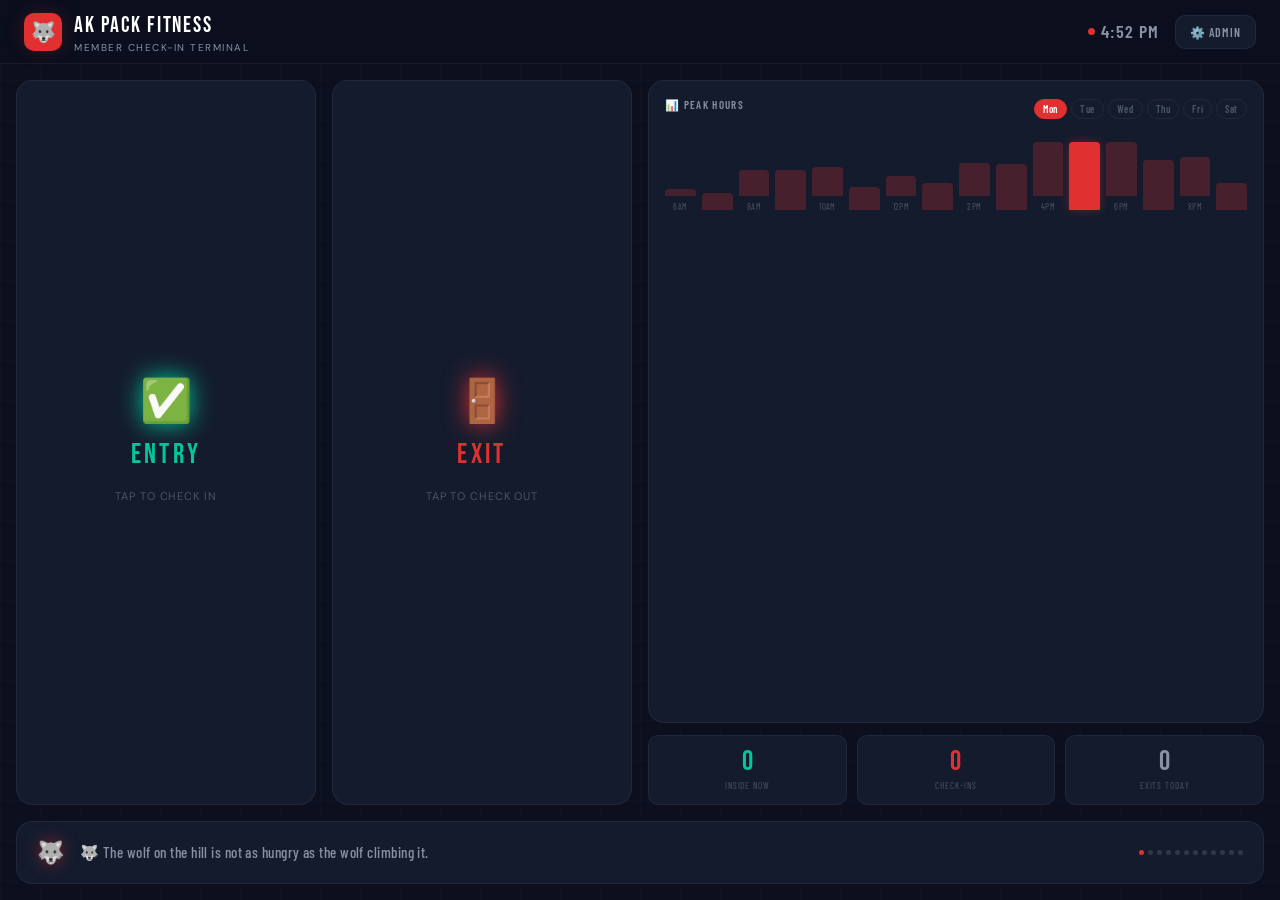
<file: index.html>
<!DOCTYPE html>
<html lang="en">
<head>
<meta charset="UTF-8">
<meta name="viewport" content="width=device-width, initial-scale=1.0">
<title>AK Pack Fitness — Check In</title>
<link rel="stylesheet" href="style.css">
<style>
  .topbar {
    position: fixed;
    top: 0; left: 0; right: 0;
    height: var(--topbar-height);
    background: rgba(11,15,30,0.95);
    backdrop-filter: blur(12px);
    border-bottom: 1px solid var(--border);
    display: flex;
    align-items: center;
    justify-content: space-between;
    padding: 0 24px;
    z-index: 100;
  }

  .logo {
    display: flex;
    align-items: center;
    gap: 12px;
    cursor: pointer;
    user-select: none;
  }

  .logo-icon {
    width: 38px;
    height: 38px;
    background: var(--accent-red);
    border-radius: 10px;
    display: flex;
    align-items: center;
    justify-content: center;
    font-size: 20px;
    box-shadow: var(--shadow-glow-red);
  }

  .logo-text {
    font-family: 'Bebas Neue', sans-serif;
    font-size: 22px;
    letter-spacing: 0.08em;
  }

  .logo-sub {
    font-size: 10px;
    color: var(--text-secondary);
    letter-spacing: 0.15em;
    text-transform: uppercase;
    margin-top: -2px;
  }

  .topbar-right {
    display: flex;
    align-items: center;
    gap: 16px;
  }

  .live-time {
    font-family: 'Barlow Condensed', sans-serif;
    font-size: 18px;
    font-weight: 600;
    color: var(--text-secondary);
    letter-spacing: 0.05em;
  }

  .admin-btn {
    background: var(--bg-card);
    border: 1px solid var(--border);
    color: var(--text-secondary);
    padding: 7px 14px;
    border-radius: var(--radius-sm);
    cursor: pointer;
    font-family: 'Barlow Condensed', sans-serif;
    font-size: 12px;
    font-weight: 600;
    letter-spacing: 0.1em;
    text-transform: uppercase;
    transition: all 0.2s;
    text-decoration: none;
    display: inline-flex;
    align-items: center;
    gap: 6px;
  }

  .admin-btn:hover {
    border-color: var(--accent-red);
    color: var(--accent-red);
  }

  /* ===== MAIN LAYOUT ===== */
  .main {
    position: fixed;
    top: var(--topbar-height);
    left: 0; right: 0; bottom: 0;
    display: grid;
    grid-template-columns: 1fr 1fr;
    grid-template-rows: 1fr auto;
    gap: 16px;
    padding: 16px;
    z-index: 1;
  }

  /* LEFT COLUMN */
  .left-col {
    display: flex;
    flex-direction: column;
    gap: 16px;
  }

  /* ENTRY EXIT BUTTONS */
  .action-grid {
    display: grid;
    grid-template-columns: 1fr 1fr;
    gap: 16px;
    flex: 1;
  }

  .action-btn {
    background: var(--bg-card);
    border: 1px solid var(--border);
    border-radius: var(--radius);
    display: flex;
    flex-direction: column;
    align-items: center;
    justify-content: center;
    gap: 12px;
    cursor: pointer;
    transition: all 0.3s cubic-bezier(0.34, 1.56, 0.64, 1);
    text-decoration: none;
    color: var(--text-primary);
    position: relative;
    overflow: hidden;
    min-height: 0;
  }

  .action-btn::before {
    content: '';
    position: absolute;
    inset: 0;
    opacity: 0;
    transition: opacity 0.3s;
    border-radius: inherit;
  }

  .action-btn.entry::before {
    background: radial-gradient(circle at center, rgba(0,200,150,0.15) 0%, transparent 70%);
  }

  .action-btn.exit::before {
    background: radial-gradient(circle at center, rgba(224,48,48,0.15) 0%, transparent 70%);
  }

  .action-btn:hover::before { opacity: 1; }

  .action-btn.entry:hover {
    border-color: var(--accent-green);
    box-shadow: 0 0 30px rgba(0,200,150,0.2), inset 0 0 30px rgba(0,200,150,0.05);
    transform: translateY(-3px) scale(1.01);
  }

  .action-btn.exit:hover {
    border-color: var(--accent-red);
    box-shadow: 0 0 30px rgba(224,48,48,0.2), inset 0 0 30px rgba(224,48,48,0.05);
    transform: translateY(-3px) scale(1.01);
  }

  .action-btn:active {
    transform: translateY(0) scale(0.98);
  }

  .action-icon {
    font-size: 42px;
    line-height: 1;
    filter: drop-shadow(0 0 12px currentColor);
  }

  .action-btn.entry .action-icon { color: var(--accent-green); }
  .action-btn.exit .action-icon { color: var(--accent-red); }

  .action-label {
    font-family: 'Bebas Neue', sans-serif;
    font-size: 28px;
    letter-spacing: 0.12em;
  }

  .action-btn.entry .action-label { color: var(--accent-green); }
  .action-btn.exit .action-label { color: var(--accent-red); }

  .action-sub {
    font-size: 11px;
    color: var(--text-muted);
    letter-spacing: 0.08em;
    text-transform: uppercase;
  }

  /* Breathing animation */
  .action-btn.entry {
    animation: breatheGreen 3s ease-in-out infinite;
  }

  .action-btn.exit {
    animation: breatheRed 3s ease-in-out infinite;
    animation-delay: 1.5s;
  }

  @keyframes breatheGreen {
    0%, 100% { box-shadow: 0 0 0 0 rgba(0,200,150,0); }
    50% { box-shadow: 0 0 20px 2px rgba(0,200,150,0.1); }
  }

  @keyframes breatheRed {
    0%, 100% { box-shadow: 0 0 0 0 rgba(224,48,48,0); }
    50% { box-shadow: 0 0 20px 2px rgba(224,48,48,0.1); }
  }

  /* RIGHT COLUMN */
  .right-col {
    display: flex;
    flex-direction: column;
    gap: 12px;
  }

  /* PEAK HOURS GRAPH */
  .graph-card {
    flex: 1;
    min-height: 0;
  }

  .graph-header {
    display: flex;
    align-items: center;
    justify-content: space-between;
    margin-bottom: 12px;
  }

  .day-pills {
    display: flex;
    gap: 4px;
  }

  .day-pill {
    padding: 3px 8px;
    border-radius: 20px;
    font-size: 10px;
    font-family: 'Barlow Condensed', sans-serif;
    font-weight: 600;
    letter-spacing: 0.06em;
    cursor: pointer;
    border: 1px solid var(--border);
    color: var(--text-muted);
    background: transparent;
    transition: all 0.2s;
  }

  .day-pill.active {
    background: var(--accent-red);
    border-color: var(--accent-red);
    color: white;
  }

  .bar-chart {
    display: flex;
    align-items: flex-end;
    gap: 6px;
    height: 80px;
    padding-top: 8px;
  }

  .bar-wrap {
    flex: 1;
    display: flex;
    flex-direction: column;
    align-items: center;
    gap: 4px;
    height: 100%;
    justify-content: flex-end;
  }

  .bar {
    width: 100%;
    border-radius: 4px 4px 0 0;
    background: rgba(224,48,48,0.25);
    transition: height 0.6s cubic-bezier(0.34, 1.56, 0.64, 1), background 0.2s;
    cursor: pointer;
    min-height: 4px;
  }

  .bar.peak {
    background: var(--accent-red);
    box-shadow: 0 0 10px rgba(224,48,48,0.4);
  }

  .bar:hover { background: var(--accent-red); }

  .bar-label {
    font-size: 9px;
    color: var(--text-muted);
    font-family: 'Barlow Condensed', sans-serif;
    letter-spacing: 0.04em;
  }

  /* MINI STATS */
  .mini-stats {
    display: grid;
    grid-template-columns: 1fr 1fr 1fr;
    gap: 10px;
  }

  .mini-stat {
    background: var(--bg-card);
    border: 1px solid var(--border);
    border-radius: var(--radius-sm);
    padding: 12px;
    text-align: center;
  }

  .mini-stat-value {
    font-family: 'Bebas Neue', sans-serif;
    font-size: 28px;
    line-height: 1;
    margin-bottom: 3px;
  }

  .mini-stat-label {
    font-size: 9px;
    color: var(--text-muted);
    letter-spacing: 0.1em;
    text-transform: uppercase;
    font-family: 'Barlow Condensed', sans-serif;
  }

  .stat-inside .mini-stat-value { color: var(--accent-green); }
  .stat-checkins .mini-stat-value { color: var(--accent-red); }
  .stat-exits .mini-stat-value { color: var(--text-secondary); }

  /* PACK FEED */
  .pack-feed {
    grid-column: 1 / -1;
    background: var(--bg-card);
    border: 1px solid var(--border);
    border-radius: var(--radius);
    padding: 14px 20px;
    display: flex;
    align-items: center;
    gap: 16px;
    min-height: 56px;
    overflow: hidden;
    position: relative;
  }

  .pack-feed-icon {
    font-size: 22px;
    flex-shrink: 0;
    filter: drop-shadow(0 0 8px rgba(224,48,48,0.5));
  }

  .pack-feed-text {
    font-family: 'Barlow Condensed', sans-serif;
    font-size: 15px;
    font-weight: 500;
    color: var(--text-secondary);
    letter-spacing: 0.03em;
    flex: 1;
    transition: opacity 0.5s, transform 0.5s;
  }

  .pack-feed-text.fade-out {
    opacity: 0;
    transform: translateY(-8px);
  }

  .pack-feed-text.fade-in {
    opacity: 1;
    transform: translateY(0);
  }

  .pack-feed-dots {
    display: flex;
    gap: 4px;
    flex-shrink: 0;
  }

  .feed-dot {
    width: 5px;
    height: 5px;
    border-radius: 50%;
    background: var(--border-hover);
    transition: background 0.3s;
  }

  .feed-dot.active {
    background: var(--accent-red);
  }

  /* ===== RESPONSIVE ===== */
  @media (max-width: 900px) {
    .main {
      grid-template-columns: 1fr 1fr;
      grid-template-rows: 1fr auto auto;
    }
  }

  @media (max-width: 600px) {
    .main {
      position: relative;
      top: var(--topbar-height);
      display: flex;
      flex-direction: column;
      gap: 12px;
      padding: 12px;
      overflow-y: auto;
      height: calc(100vh - var(--topbar-height));
    }

    .action-grid {
      min-height: 180px;
    }

    .action-icon { font-size: 32px; }
    .action-label { font-size: 22px; }

    .right-col { order: -1; }

    .bar-chart { height: 60px; }

    .pack-feed { grid-column: auto; }

    .logo-sub { display: none; }
  }
</style>
</head>
<body>

<!-- TOP BAR -->
<div class="topbar">
  <div class="logo" id="logoClick">
    <div class="logo-icon">🐺</div>
    <div>
      <div class="logo-text">AK Pack Fitness</div>
      <div class="logo-sub">Member Check-In Terminal</div>
    </div>
  </div>
  <div class="topbar-right">
    <div style="display:flex;align-items:center;gap:6px;">
      <span class="live-dot"></span>
      <span class="live-time" id="liveTime">--:-- --</span>
    </div>
    <a href="admin.html" class="admin-btn" id="adminBtn">⚙️ Admin</a>
  </div>
</div>

<!-- MAIN GRID -->
<div class="main">

  <!-- LEFT: ENTRY / EXIT -->
  <div class="left-col">
    <div class="action-grid">
      <a href="numpad.html?mode=entry" class="action-btn entry">
        <div class="action-icon">✅</div>
        <div class="action-label">Entry</div>
        <div class="action-sub">Tap to check in</div>
      </a>
      <a href="numpad.html?mode=exit" class="action-btn exit">
        <div class="action-icon">🚪</div>
        <div class="action-label">Exit</div>
        <div class="action-sub">Tap to check out</div>
      </a>
    </div>
  </div>

  <!-- RIGHT: GRAPH + STATS -->
  <div class="right-col">
    <!-- Peak Hours Graph -->
    <div class="card graph-card">
      <div class="graph-header">
        <div class="card-title">📊 Peak Hours</div>
        <div class="day-pills">
          <button class="day-pill active" onclick="setDay(this,'Mon')">Mon</button>
          <button class="day-pill" onclick="setDay(this,'Tue')">Tue</button>
          <button class="day-pill" onclick="setDay(this,'Wed')">Wed</button>
          <button class="day-pill" onclick="setDay(this,'Thu')">Thu</button>
          <button class="day-pill" onclick="setDay(this,'Fri')">Fri</button>
          <button class="day-pill" onclick="setDay(this,'Sat')">Sat</button>
        </div>
      </div>
      <div class="bar-chart" id="barChart"></div>
    </div>

    <!-- Mini Stats -->
    <div class="mini-stats">
      <div class="mini-stat stat-inside">
        <div class="mini-stat-value" id="insideCount">0</div>
        <div class="mini-stat-label">Inside Now</div>
      </div>
      <div class="mini-stat stat-checkins">
        <div class="mini-stat-value" id="checkinCount">0</div>
        <div class="mini-stat-label">Check-ins</div>
      </div>
      <div class="mini-stat stat-exits">
        <div class="mini-stat-value" id="exitCount">0</div>
        <div class="mini-stat-label">Exits Today</div>
      </div>
    </div>
  </div>

  <!-- PACK FEED (full width bottom) -->
  <div class="pack-feed">
    <div class="pack-feed-icon">🐺</div>
    <div class="pack-feed-text fade-in" id="packFeedText">Loading pack message...</div>
    <div class="pack-feed-dots" id="feedDots"></div>
  </div>

</div>

<!-- TOAST -->
<div class="toast-container" id="toastContainer"></div>

<script>
  // ===== CONFIG =====
  const SHEET_ID = localStorage.getItem('ak_sheet_id') || '';
  const SCRIPT_URL = localStorage.getItem('ak_script_url') || '';

  // ===== CLOCK =====
  function updateClock() {
    const now = new Date();
    let h = now.getHours();
    const m = String(now.getMinutes()).padStart(2,'0');
    const ampm = h >= 12 ? 'PM' : 'AM';
    h = h % 12 || 12;
    document.getElementById('liveTime').textContent = `${h}:${m} ${ampm}`;
  }
  updateClock();
  setInterval(updateClock, 1000);

  // ===== PACK FEED =====
  const packMessages = [
    "🐺 The wolf on the hill is not as hungry as the wolf climbing it.",
    "💪 Every rep is a step closer to the pack leader.",
    "🔥 Pain is temporary. Pride is forever. Keep pushing.",
    "🐺 A wolf doesn't lose sleep over the opinion of sheep.",
    "⚡ Your only competition is who you were yesterday.",
    "🏋️ Iron sharpens iron. The pack makes you stronger.",
    "🐺 Consistency beats intensity. Show up every day.",
    "💥 The body achieves what the mind believes.",
    "🔥 Sweat is just your fat crying. Keep going.",
    "🐺 Train like a wolf. Recover like a champion.",
    "⚡ Fitness Tip: Hydrate before, during and after every session!",
    "💡 Did you know? 30 mins of strength training burns up to 300 calories.",
  ];

  let feedIndex = 0;
  const feedText = document.getElementById('packFeedText');
  const feedDots = document.getElementById('feedDots');

  // Create dots
  packMessages.forEach((_, i) => {
    const dot = document.createElement('div');
    dot.className = 'feed-dot' + (i === 0 ? ' active' : '');
    feedDots.appendChild(dot);
  });

  function updateFeed() {
    feedText.classList.remove('fade-in');
    feedText.classList.add('fade-out');
    setTimeout(() => {
      feedIndex = (feedIndex + 1) % packMessages.length;
      feedText.textContent = packMessages[feedIndex];
      feedText.classList.remove('fade-out');
      feedText.classList.add('fade-in');
      document.querySelectorAll('.feed-dot').forEach((d, i) => {
        d.classList.toggle('active', i === feedIndex);
      });
    }, 500);
  }

  feedText.textContent = packMessages[0];
  setInterval(updateFeed, 8000);

  // ===== BAR CHART =====
  const hours = ['6AM','7AM','8AM','9AM','10AM','11AM','12PM','1PM','2PM','3PM','4PM','5PM','6PM','7PM','8PM','9PM'];
  const sampleData = {
    Mon: [2,5,8,12,9,7,6,8,10,14,18,22,19,15,12,8],
    Tue: [1,4,7,10,8,6,5,7,9,13,17,20,18,14,11,7],
    Wed: [3,6,9,13,10,8,7,9,11,15,19,23,20,16,13,9],
    Thu: [2,5,8,11,9,7,6,8,10,14,18,21,19,15,12,8],
    Fri: [4,7,10,14,11,9,8,10,12,16,20,24,21,17,14,10],
    Sat: [8,14,20,18,15,12,10,8,7,6,5,4,3,2,1,0],
  };

  function renderChart(day) {
    const data = sampleData[day] || sampleData['Mon'];
    const max = Math.max(...data);
    const chart = document.getElementById('barChart');
    chart.innerHTML = '';
    data.forEach((val, i) => {
      const wrap = document.createElement('div');
      wrap.className = 'bar-wrap';
      const bar = document.createElement('div');
      bar.className = 'bar' + (val === max ? ' peak' : '');
      bar.style.height = `${(val/max)*100}%`;
      const label = document.createElement('div');
      label.className = 'bar-label';
      label.textContent = i % 2 === 0 ? hours[i] : '';
      wrap.appendChild(bar);
      wrap.appendChild(label);
      chart.appendChild(wrap);
    });
  }

  function setDay(el, day) {
    document.querySelectorAll('.day-pill').forEach(p => p.classList.remove('active'));
    el.classList.add('active');
    renderChart(day);
  }

  renderChart('Mon');

  // ===== LOAD STATS =====
  function loadStats() {
    if (!SHEET_ID) return;
    const today = new Date().toLocaleDateString('en-GB');
    const url = `https://docs.google.com/spreadsheets/d/${SHEET_ID}/gviz/tq?sheet=Attendance&tq=select%20*`;
    const script = document.createElement('script');
    const cb = 'akStatsCallback_' + Date.now();
    window[cb] = function(data) {
      try {
        const rows = data.table.rows || [];
        let checkins = 0, exits = 0, inside = 0;
        const insideSet = new Set();
        rows.forEach(row => {
          const date = row.c[0]?.f || row.c[0]?.v || '';
          const status = row.c[4]?.v || '';
          if (date === today || date.includes(today)) {
            if (status === 'Entry') { checkins++; insideSet.add(row.c[2]?.v); }
            if (status === 'Exit') { exits++; insideSet.delete(row.c[2]?.v); }
          }
        });
        inside = insideSet.size;
        document.getElementById('checkinCount').textContent = checkins;
        document.getElementById('exitCount').textContent = exits;
        document.getElementById('insideCount').textContent = inside;
        console.log('[AK Stats] Loaded:', {checkins, exits, inside});
      } catch(e) { console.error('[AK Stats] Error:', e); }
      delete window[cb];
    };
    script.src = url + `&callback=${cb}&tqx=responseHandler:${cb}`;
    document.head.appendChild(script);
  }

  loadStats();
  setInterval(loadStats, 30000);

  // ===== LOGO TAP (5x for admin) =====
  let logoTaps = 0, logoTimer;
  document.getElementById('logoClick').addEventListener('click', () => {
    logoTaps++;
    clearTimeout(logoTimer);
    logoTimer = setTimeout(() => logoTaps = 0, 2000);
    if (logoTaps >= 5) { window.location.href = 'admin.html'; }
  });

  // ===== MIDNIGHT RESET =====
  function checkMidnight() {
    const now = new Date();
    if (now.getHours() === 0 && now.getMinutes() === 0) loadStats();
  }
  setInterval(checkMidnight, 60000);

  // ===== SETUP CHECK =====
  if (!SHEET_ID || !SCRIPT_URL) {
    setTimeout(() => {
      showToast('⚙️ Setup required — visit Admin > Settings', 'error');
    }, 2000);
  }

  function showToast(msg, type = 'success') {
    const t = document.createElement('div');
    t.className = `toast ${type}`;
    t.textContent = msg;
    document.getElementById('toastContainer').appendChild(t);
    setTimeout(() => t.remove(), 4000);
  }
</script>
</body>
</html>
</file>
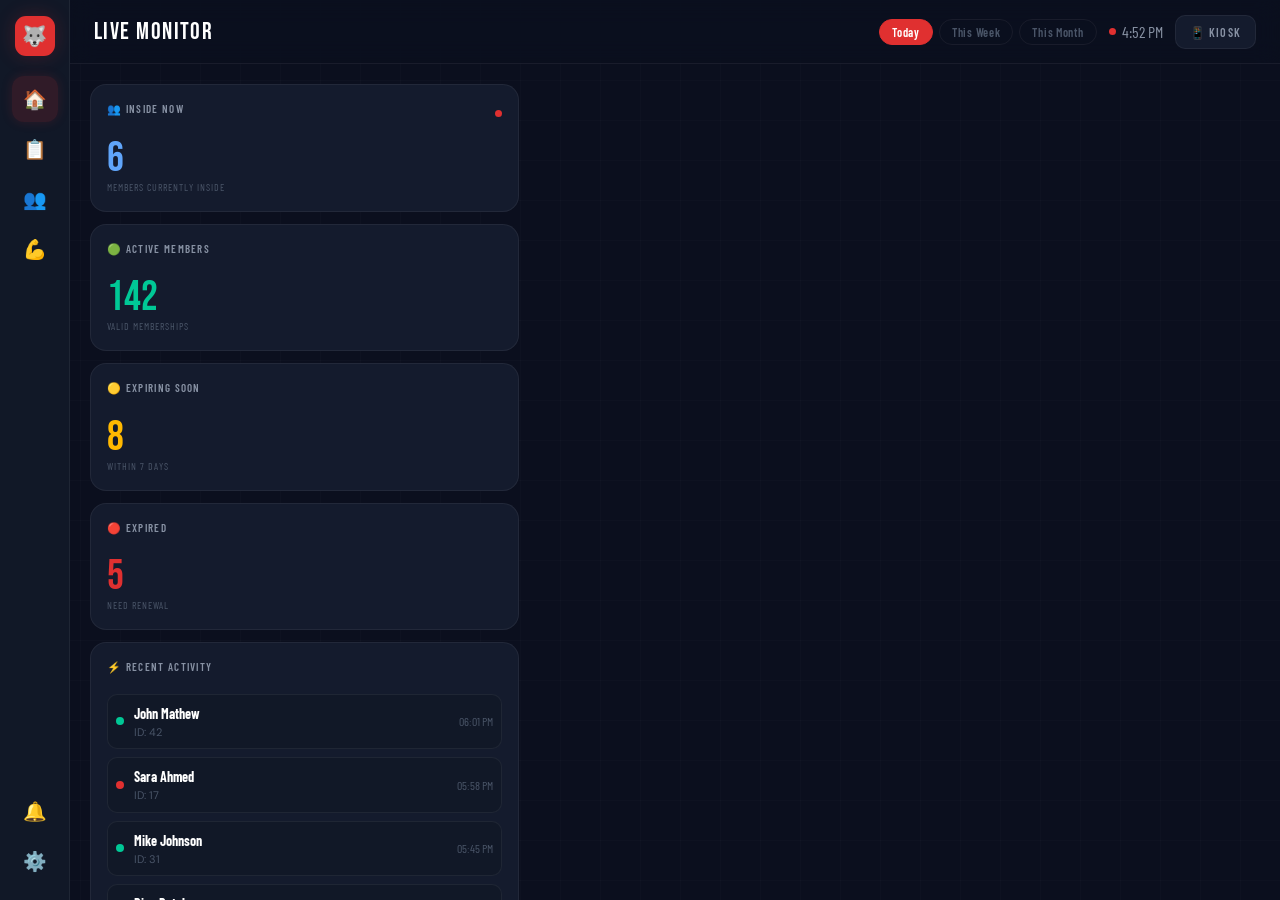
<file: admin.html>
<!DOCTYPE html>
<html lang="en">
<head>
<meta charset="UTF-8">
<meta name="viewport" content="width=device-width, initial-scale=1.0">
<title>AK Pack Fitness — Admin</title>
<link rel="stylesheet" href="style.css">
<style>
  html, body { overflow: hidden; height: 100%; }

  /* ===== LAYOUT ===== */
  .app {
    display: flex;
    height: 100vh;
    position: relative;
    z-index: 1;
  }

  /* ===== SIDEBAR ===== */
  .sidebar {
    width: var(--sidebar-width);
    background: var(--bg-secondary);
    border-right: 1px solid var(--border);
    display: flex;
    flex-direction: column;
    align-items: center;
    padding: 16px 0;
    gap: 4px;
    flex-shrink: 0;
    transition: width 0.3s ease;
    overflow: hidden;
    z-index: 10;
  }

  .sidebar-logo {
    width: 40px;
    height: 40px;
    background: var(--accent-red);
    border-radius: 11px;
    display: flex;
    align-items: center;
    justify-content: center;
    font-size: 20px;
    box-shadow: var(--shadow-glow-red);
    margin-bottom: 16px;
    flex-shrink: 0;
  }

  .nav-item {
    width: 46px;
    height: 46px;
    border-radius: 12px;
    display: flex;
    align-items: center;
    justify-content: center;
    cursor: pointer;
    transition: all 0.2s;
    font-size: 19px;
    border: none;
    background: transparent;
    color: var(--text-muted);
    flex-shrink: 0;
    position: relative;
  }

  .nav-item:hover {
    background: var(--bg-card);
    color: var(--text-primary);
  }

  .nav-item.active {
    background: rgba(224,48,48,0.15);
    color: var(--accent-red);
    box-shadow: 0 0 12px rgba(224,48,48,0.15);
  }

  .nav-spacer { flex: 1; }

  /* ===== MAIN CONTENT ===== */
  .main-content {
    flex: 1;
    display: flex;
    flex-direction: column;
    overflow: hidden;
  }

  /* TOP BAR */
  .topbar {
    height: var(--topbar-height);
    border-bottom: 1px solid var(--border);
    display: flex;
    align-items: center;
    justify-content: space-between;
    padding: 0 24px;
    background: rgba(11,15,30,0.8);
    backdrop-filter: blur(12px);
    flex-shrink: 0;
  }

  .page-title {
    font-family: 'Bebas Neue', sans-serif;
    font-size: 24px;
    letter-spacing: 0.06em;
  }

  .topbar-right {
    display: flex;
    align-items: center;
    gap: 12px;
  }

  .filter-pills {
    display: flex;
    gap: 6px;
  }

  .filter-pill {
    padding: 5px 12px;
    border-radius: 20px;
    font-size: 12px;
    font-family: 'Barlow Condensed', sans-serif;
    font-weight: 600;
    letter-spacing: 0.06em;
    cursor: pointer;
    border: 1px solid var(--border);
    color: var(--text-muted);
    background: transparent;
    transition: all 0.2s;
  }

  .filter-pill.active {
    background: var(--accent-red);
    border-color: var(--accent-red);
    color: white;
  }

  .live-time {
    font-family: 'Barlow Condensed', sans-serif;
    font-size: 16px;
    color: var(--text-secondary);
    display: flex;
    align-items: center;
    gap: 6px;
  }

  .kiosk-btn {
    background: var(--bg-card);
    border: 1px solid var(--border);
    color: var(--text-secondary);
    padding: 7px 14px;
    border-radius: var(--radius-sm);
    cursor: pointer;
    font-family: 'Barlow Condensed', sans-serif;
    font-size: 12px;
    font-weight: 600;
    letter-spacing: 0.1em;
    text-transform: uppercase;
    transition: all 0.2s;
    text-decoration: none;
    display: inline-flex;
    align-items: center;
    gap: 6px;
  }

  .kiosk-btn:hover { border-color: var(--accent-red); color: var(--accent-red); }

  /* PAGE CONTENT */
  .page-content {
    flex: 1;
    overflow-y: auto;
    padding: 20px;
    display: none;
  }

  .page-content.active { display: block; }

  /* ===== DASHBOARD PAGE ===== */
  .dashboard-grid {
    display: grid;
    grid-template-columns: 1fr 1fr 280px;
    grid-template-rows: auto auto;
    gap: 16px;
    height: 100%;
  }

  /* Graph card */
  .graph-card {
    grid-column: 1 / 3;
    background: var(--bg-card);
    border: 1px solid var(--border);
    border-radius: var(--radius);
    padding: 20px;
  }

  .graph-header {
    display: flex;
    align-items: center;
    justify-content: space-between;
    margin-bottom: 16px;
  }

  .day-pills { display: flex; gap: 4px; }

  .day-pill {
    padding: 4px 8px;
    border-radius: 20px;
    font-size: 10px;
    font-family: 'Barlow Condensed', sans-serif;
    font-weight: 600;
    letter-spacing: 0.06em;
    cursor: pointer;
    border: 1px solid var(--border);
    color: var(--text-muted);
    background: transparent;
    transition: all 0.2s;
  }

  .day-pill.active {
    background: var(--accent-red);
    border-color: var(--accent-red);
    color: white;
  }

  .bar-chart {
    display: flex;
    align-items: flex-end;
    gap: 6px;
    height: 100px;
  }

  .bar-wrap {
    flex: 1;
    display: flex;
    flex-direction: column;
    align-items: center;
    gap: 4px;
    height: 100%;
    justify-content: flex-end;
  }

  .bar {
    width: 100%;
    border-radius: 4px 4px 0 0;
    background: rgba(224,48,48,0.2);
    transition: height 0.6s cubic-bezier(0.34, 1.56, 0.64, 1), background 0.2s;
    cursor: pointer;
    min-height: 4px;
  }

  .bar.peak { background: var(--accent-red); box-shadow: 0 0 10px rgba(224,48,48,0.4); }
  .bar:hover { background: var(--accent-red); }
  .bar-label { font-size: 9px; color: var(--text-muted); font-family: 'Barlow Condensed', sans-serif; }

  /* Member status cards (right col) */
  .right-col {
    grid-row: 1 / 3;
    display: flex;
    flex-direction: column;
    gap: 12px;
  }

  .member-status-card {
    background: var(--bg-card);
    border: 1px solid var(--border);
    border-radius: var(--radius);
    padding: 16px;
  }

  .msc-header {
    display: flex;
    align-items: center;
    justify-content: space-between;
    margin-bottom: 12px;
  }

  .msc-val {
    font-family: 'Bebas Neue', sans-serif;
    font-size: 42px;
    line-height: 1;
  }

  .msc-active .msc-val { color: var(--accent-green); }
  .msc-warning .msc-val { color: var(--accent-yellow); }
  .msc-expired .msc-val { color: var(--accent-red); }
  .msc-inside .msc-val { color: #60a5fa; }

  .msc-label {
    font-size: 10px;
    color: var(--text-muted);
    letter-spacing: 0.1em;
    text-transform: uppercase;
    font-family: 'Barlow Condensed', sans-serif;
  }

  /* Recent checkins */
  .recent-card {
    background: var(--bg-card);
    border: 1px solid var(--border);
    border-radius: var(--radius);
    padding: 16px;
    flex: 1;
    overflow: hidden;
    display: flex;
    flex-direction: column;
  }

  .recent-list {
    display: flex;
    flex-direction: column;
    gap: 8px;
    overflow-y: auto;
    flex: 1;
    margin-top: 10px;
  }

  .recent-item {
    display: flex;
    align-items: center;
    gap: 10px;
    padding: 8px;
    border-radius: var(--radius-sm);
    background: var(--bg-secondary);
    border: 1px solid var(--border);
    animation: fadeIn 0.3s ease;
  }

  @keyframes fadeIn { from { opacity: 0; } to { opacity: 1; } }

  .recent-dot {
    width: 8px;
    height: 8px;
    border-radius: 50%;
    flex-shrink: 0;
  }

  .recent-info { flex: 1; min-width: 0; }
  .recent-name {
    font-family: 'Barlow Condensed', sans-serif;
    font-size: 14px;
    font-weight: 700;
    white-space: nowrap;
    overflow: hidden;
    text-overflow: ellipsis;
  }
  .recent-meta { font-size: 11px; color: var(--text-muted); }
  .recent-time {
    font-family: 'Barlow Condensed', sans-serif;
    font-size: 12px;
    color: var(--text-muted);
    flex-shrink: 0;
  }

  /* Bottom stats row */
  .stats-row {
    display: grid;
    grid-template-columns: repeat(3, 1fr);
    gap: 16px;
  }

  .stat-card {
    background: var(--bg-card);
    border: 1px solid var(--border);
    border-radius: var(--radius);
    padding: 16px;
  }

  .stat-card-val {
    font-family: 'Bebas Neue', sans-serif;
    font-size: 38px;
    line-height: 1;
    margin-bottom: 4px;
  }

  /* ===== HISTORY PAGE ===== */
  .history-toolbar {
    display: flex;
    gap: 10px;
    margin-bottom: 16px;
    flex-wrap: wrap;
  }

  .history-input {
    background: var(--bg-card);
    border: 1px solid var(--border);
    border-radius: var(--radius-sm);
    padding: 8px 14px;
    color: var(--text-primary);
    font-family: 'DM Sans', sans-serif;
    font-size: 13px;
    outline: none;
    transition: border-color 0.2s;
  }

  .history-input:focus { border-color: var(--accent-red); }

  .history-grid {
    display: grid;
    grid-template-columns: repeat(auto-fill, minmax(240px, 1fr));
    gap: 12px;
  }

  .history-card {
    background: var(--bg-card);
    border: 1px solid var(--border);
    border-radius: var(--radius);
    padding: 14px;
    transition: border-color 0.2s, transform 0.2s;
  }

  .history-card:hover { border-color: var(--border-hover); transform: translateY(-2px); }

  .history-card-top {
    display: flex;
    align-items: center;
    justify-content: space-between;
    margin-bottom: 10px;
  }

  .history-name {
    font-family: 'Barlow Condensed', sans-serif;
    font-size: 16px;
    font-weight: 700;
  }

  .history-details {
    display: flex;
    flex-direction: column;
    gap: 4px;
  }

  .history-row {
    display: flex;
    justify-content: space-between;
    font-size: 12px;
    color: var(--text-secondary);
  }

  /* ===== MEMBERS PAGE ===== */
  .members-grid {
    display: grid;
    grid-template-columns: repeat(auto-fill, minmax(280px, 1fr));
    gap: 14px;
  }

  .member-card {
    background: var(--bg-card);
    border: 1px solid var(--border);
    border-radius: var(--radius);
    padding: 16px;
    transition: all 0.2s;
  }

  .member-card:hover { border-color: var(--border-hover); transform: translateY(-2px); }

  .member-card-top {
    display: flex;
    align-items: center;
    justify-content: space-between;
    margin-bottom: 12px;
  }

  .member-avatar {
    width: 40px;
    height: 40px;
    border-radius: 50%;
    background: linear-gradient(135deg, var(--accent-red), #ff6b6b);
    display: flex;
    align-items: center;
    justify-content: center;
    font-family: 'Bebas Neue', sans-serif;
    font-size: 18px;
    color: white;
  }

  .member-info { flex: 1; margin-left: 12px; }

  .member-card-name {
    font-family: 'Barlow Condensed', sans-serif;
    font-size: 16px;
    font-weight: 700;
    letter-spacing: 0.03em;
  }

  .member-card-id {
    font-size: 12px;
    color: var(--text-muted);
  }

  /* ===== WORKOUT PAGE ===== */
  .workout-toolbar {
    display: flex;
    gap: 10px;
    margin-bottom: 16px;
    align-items: center;
  }

  .workout-table {
    width: 100%;
    border-collapse: separate;
    border-spacing: 0 6px;
  }

  .workout-table th {
    font-family: 'Barlow Condensed', sans-serif;
    font-size: 10px;
    font-weight: 600;
    letter-spacing: 0.12em;
    text-transform: uppercase;
    color: var(--text-muted);
    text-align: left;
    padding: 6px 12px;
  }

  .workout-table td {
    background: var(--bg-card);
    padding: 12px;
    font-size: 13px;
    border-top: 1px solid var(--border);
    border-bottom: 1px solid var(--border);
  }

  .workout-table td:first-child {
    border-left: 1px solid var(--border);
    border-radius: var(--radius-sm) 0 0 var(--radius-sm);
  }

  .workout-table td:last-child {
    border-right: 1px solid var(--border);
    border-radius: 0 var(--radius-sm) var(--radius-sm) 0;
  }

  /* ===== SETTINGS PAGE ===== */
  .settings-wrap {
    max-width: 600px;
    display: flex;
    flex-direction: column;
    gap: 20px;
  }

  .settings-section {
    background: var(--bg-card);
    border: 1px solid var(--border);
    border-radius: var(--radius);
    padding: 20px;
  }

  .settings-section-title {
    font-family: 'Barlow Condensed', sans-serif;
    font-size: 14px;
    font-weight: 700;
    letter-spacing: 0.1em;
    text-transform: uppercase;
    color: var(--text-secondary);
    margin-bottom: 16px;
    padding-bottom: 10px;
    border-bottom: 1px solid var(--border);
  }

  .settings-field {
    display: flex;
    flex-direction: column;
    gap: 6px;
    margin-bottom: 14px;
  }

  .settings-label {
    font-size: 12px;
    color: var(--text-secondary);
    font-family: 'Barlow Condensed', sans-serif;
    letter-spacing: 0.08em;
    text-transform: uppercase;
  }

  .settings-input {
    background: var(--bg-secondary);
    border: 1px solid var(--border);
    border-radius: var(--radius-sm);
    padding: 10px 14px;
    color: var(--text-primary);
    font-family: 'DM Sans', sans-serif;
    font-size: 13px;
    outline: none;
    transition: border-color 0.2s;
    width: 100%;
  }

  .settings-input:focus { border-color: var(--accent-red); }

  .save-btn {
    background: var(--accent-red);
    color: white;
    border: none;
    padding: 10px 24px;
    border-radius: var(--radius-sm);
    font-family: 'Barlow Condensed', sans-serif;
    font-size: 14px;
    font-weight: 700;
    letter-spacing: 0.08em;
    text-transform: uppercase;
    cursor: pointer;
    transition: all 0.2s;
    box-shadow: var(--shadow-glow-red);
  }

  .save-btn:hover { background: #ff3d3d; transform: translateY(-1px); }

  /* ===== MOBILE NAV ===== */
  .mobile-nav {
    display: none;
    position: fixed;
    bottom: 0;
    left: 0;
    right: 0;
    background: var(--bg-secondary);
    border-top: 1px solid var(--border);
    padding: 8px 0 12px;
    justify-content: space-around;
    z-index: 100;
  }

  .mobile-nav-item {
    display: flex;
    flex-direction: column;
    align-items: center;
    gap: 3px;
    cursor: pointer;
    padding: 6px 12px;
    border-radius: var(--radius-sm);
    transition: all 0.2s;
    border: none;
    background: none;
  }

  .mobile-nav-icon { font-size: 20px; }

  .mobile-nav-label {
    font-size: 9px;
    color: var(--text-muted);
    font-family: 'Barlow Condensed', sans-serif;
    letter-spacing: 0.06em;
    text-transform: uppercase;
  }

  .mobile-nav-item.active .mobile-nav-label { color: var(--accent-red); }

  /* ===== RESPONSIVE ===== */
  @media (max-width: 900px) {
    .sidebar { display: none; }
    .mobile-nav { display: flex; }
    .page-content { padding-bottom: 80px; }
    .dashboard-grid {
      grid-template-columns: 1fr 1fr;
      grid-template-rows: auto;
    }
    .graph-card { grid-column: 1 / 3; }
    .right-col { grid-column: 1 / 3; flex-direction: row; flex-wrap: wrap; }
    .member-status-card { flex: 1; min-width: 120px; }
  }

  @media (max-width: 600px) {
    .dashboard-grid { grid-template-columns: 1fr; }
    .graph-card { grid-column: auto; }
    .right-col { grid-column: auto; }
    .stats-row { grid-template-columns: 1fr 1fr; }
    .filter-pills { display: none; }
    .topbar { padding: 0 16px; }
    .page-content { padding: 12px; }
  }
</style>
</head>
<body>

<div class="app">

  <!-- SIDEBAR -->
  <div class="sidebar">
    <div class="sidebar-logo">🐺</div>
    <button class="nav-item active" onclick="showPage('dashboard', this)" title="Dashboard">🏠</button>
    <button class="nav-item" onclick="showPage('history', this)" title="History">📋</button>
    <button class="nav-item" onclick="showPage('members', this)" title="Members">👥</button>
    <button class="nav-item" onclick="showPage('workout', this)" title="Training Plans">💪</button>
    <div class="nav-spacer"></div>
    <button class="nav-item" onclick="showPage('notifications', this)" title="Notifications">🔔</button>
    <button class="nav-item" onclick="showPage('settings', this)" title="Settings">⚙️</button>
  </div>

  <!-- MAIN -->
  <div class="main-content">

    <!-- TOP BAR -->
    <div class="topbar">
      <div class="page-title" id="pageTitle">Live Monitor</div>
      <div class="topbar-right">
        <div class="filter-pills" id="filterPills">
          <button class="filter-pill active" onclick="setFilter(this,'today')">Today</button>
          <button class="filter-pill" onclick="setFilter(this,'week')">This Week</button>
          <button class="filter-pill" onclick="setFilter(this,'month')">This Month</button>
        </div>
        <div class="live-time">
          <span class="live-dot"></span>
          <span id="liveTime">--:-- --</span>
        </div>
        <a href="index.html" class="kiosk-btn">📱 Kiosk</a>
      </div>
    </div>

    <!-- DASHBOARD PAGE -->
    <div class="page-content active" id="page-dashboard">
      <div class="dashboard-grid">

        <!-- Peak Hours Graph -->
        <div class="graph-card">
          <div class="graph-header">
            <div class="card-title">📊 Peak Hours</div>
            <div class="day-pills">
              <button class="day-pill active" onclick="setDay(this,'Mon')">Mon</button>
              <button class="day-pill" onclick="setDay(this,'Tue')">Tue</button>
              <button class="day-pill" onclick="setDay(this,'Wed')">Wed</button>
              <button class="day-pill" onclick="setDay(this,'Thu')">Thu</button>
              <button class="day-pill" onclick="setDay(this,'Fri')">Fri</button>
              <button class="day-pill" onclick="setDay(this,'Sat')">Sat</button>
            </div>
          </div>
          <div class="bar-chart" id="barChart"></div>
        </div>

        <!-- RIGHT COL: Member Status Cards -->
        <div class="right-col">
          <div class="member-status-card msc-inside">
            <div class="msc-header">
              <div class="card-title">👥 Inside Now</div>
              <span class="live-dot"></span>
            </div>
            <div class="msc-val" id="insideCount">0</div>
            <div class="msc-label">members currently inside</div>
          </div>
          <div class="member-status-card msc-active">
            <div class="msc-header"><div class="card-title">🟢 Active Members</div></div>
            <div class="msc-val" id="activeCount">—</div>
            <div class="msc-label">valid memberships</div>
          </div>
          <div class="member-status-card msc-warning">
            <div class="msc-header"><div class="card-title">🟡 Expiring Soon</div></div>
            <div class="msc-val" id="warningCount">—</div>
            <div class="msc-label">within 7 days</div>
          </div>
          <div class="member-status-card msc-expired">
            <div class="msc-header"><div class="card-title">🔴 Expired</div></div>
            <div class="msc-val" id="expiredCount">—</div>
            <div class="msc-label">need renewal</div>
          </div>

          <!-- Recent Check-ins -->
          <div class="recent-card">
            <div class="card-title">⚡ Recent Activity</div>
            <div class="recent-list" id="recentList">
              <div style="color:var(--text-muted);font-size:12px;text-align:center;padding:16px;">Loading...</div>
            </div>
          </div>
        </div>

        <!-- Stats Row -->
        <div class="stats-row" style="grid-column:1/3">
          <div class="stat-card">
            <div class="card-title">☑️ Check-ins Today</div>
            <div class="stat-card-val" style="color:var(--accent-red)" id="checkinCount">0</div>
          </div>
          <div class="stat-card">
            <div class="card-title">🚪 Exits Today</div>
            <div class="stat-card-val" style="color:var(--text-secondary)" id="exitCount">0</div>
          </div>
          <div class="stat-card">
            <div class="card-title">⏰ Peak Hour</div>
            <div class="stat-card-val" style="color:var(--accent-yellow)" id="peakHour">6 PM</div>
          </div>
        </div>

      </div>
    </div>

    <!-- HISTORY PAGE -->
    <div class="page-content" id="page-history">
      <div class="history-toolbar">
        <input type="date" class="history-input" id="historyDate" onchange="filterHistory()">
        <input type="text" class="history-input" id="historySearch" placeholder="Search name or ID..." oninput="filterHistory()" style="flex:1;min-width:150px">
        <select class="history-input" id="historyStatus" onchange="filterHistory()">
          <option value="">All Actions</option>
          <option value="Entry">Entry</option>
          <option value="Exit">Exit</option>
        </select>
      </div>
      <div class="history-grid" id="historyGrid">
        <div style="color:var(--text-muted);font-size:13px;grid-column:1/-1;text-align:center;padding:40px;">Loading history...</div>
      </div>
    </div>

    <!-- MEMBERS PAGE -->
    <div class="page-content" id="page-members">
      <div style="display:flex;gap:10px;margin-bottom:16px;">
        <input type="text" class="history-input" id="memberSearch" placeholder="Search members..." oninput="filterMembers()" style="flex:1">
        <select class="history-input" id="memberFilter" onchange="filterMembers()">
          <option value="">All Status</option>
          <option value="active">Active</option>
          <option value="warning">Expiring</option>
          <option value="expired">Expired</option>
        </select>
      </div>
      <div class="members-grid" id="membersGrid">
        <div style="color:var(--text-muted);font-size:13px;grid-column:1/-1;text-align:center;padding:40px;">Loading members...</div>
      </div>
    </div>

    <!-- WORKOUT PAGE -->
    <div class="page-content" id="page-workout">
      <div class="workout-toolbar">
        <input type="text" class="history-input" id="workoutSearch" placeholder="Enter Member ID or Name..." oninput="filterWorkout()" style="width:240px">
        <select class="history-input" id="workoutPlan" onchange="filterWorkout()">
          <option value="">All Plans</option>
          <option value="Beginner">Beginner</option>
          <option value="Intermediate">Intermediate</option>
          <option value="Advanced">Advanced</option>
          <option value="Custom">Custom</option>
        </select>
      </div>
      <div style="overflow-x:auto;">
        <table class="workout-table">
          <thead>
            <tr>
              <th>Member</th>
              <th>Plan</th>
              <th>Day</th>
              <th>Exercise</th>
              <th>Sets</th>
              <th>Reps</th>
              <th>Rest</th>
              <th>Muscle</th>
              <th>Notes</th>
            </tr>
          </thead>
          <tbody id="workoutBody">
            <tr><td colspan="9" style="color:var(--text-muted);text-align:center;padding:40px;">Loading workouts...</td></tr>
          </tbody>
        </table>
      </div>
    </div>

    <!-- NOTIFICATIONS PAGE -->
    <div class="page-content" id="page-notifications">
      <div style="display:flex;flex-direction:column;gap:10px;" id="notifList">
        <div style="color:var(--text-muted);font-size:13px;text-align:center;padding:40px;">Loading notifications...</div>
      </div>
    </div>

    <!-- SETTINGS PAGE -->
    <div class="page-content" id="page-settings">
      <div class="settings-wrap">
        <div class="settings-section">
          <div class="settings-section-title">⚙️ Google Sheets Config</div>
          <div class="settings-field">
            <div class="settings-label">Spreadsheet ID</div>
            <input type="text" class="settings-input" id="settingSheetId" placeholder="Enter your Google Sheet ID">
          </div>
          <div class="settings-field">
            <div class="settings-label">Apps Script URL</div>
            <input type="text" class="settings-input" id="settingScriptUrl" placeholder="Enter your Apps Script Web App URL">
          </div>
          <button class="save-btn" onclick="saveSettings()">💾 Save Config</button>
        </div>
        <div class="settings-section">
          <div class="settings-section-title">🔐 Security</div>
          <div class="settings-field">
            <div class="settings-label">Admin Password</div>
            <input type="password" class="settings-input" id="settingPassword" placeholder="Change admin password">
          </div>
          <button class="save-btn" onclick="savePassword()">🔒 Update Password</button>
        </div>
        <div class="settings-section">
          <div class="settings-section-title">📱 Quick Links</div>
          <div style="display:flex;gap:10px;flex-wrap:wrap;">
            <a href="index.html" class="kiosk-btn" style="padding:10px 16px;">📱 Kiosk Screen</a>
            <a href="live.html" class="kiosk-btn" style="padding:10px 16px;">🔴 Live Feed</a>
          </div>
        </div>
      </div>
    </div>

  </div>
</div>

<!-- MOBILE NAV -->
<div class="mobile-nav">
  <button class="mobile-nav-item active" onclick="showPage('dashboard', this)">
    <span class="mobile-nav-icon">🏠</span>
    <span class="mobile-nav-label">Dashboard</span>
  </button>
  <button class="mobile-nav-item" onclick="showPage('history', this)">
    <span class="mobile-nav-icon">📋</span>
    <span class="mobile-nav-label">History</span>
  </button>
  <button class="mobile-nav-item" onclick="showPage('members', this)">
    <span class="mobile-nav-icon">👥</span>
    <span class="mobile-nav-label">Members</span>
  </button>
  <button class="mobile-nav-item" onclick="showPage('workout', this)">
    <span class="mobile-nav-icon">💪</span>
    <span class="mobile-nav-label">Workout</span>
  </button>
  <button class="mobile-nav-item" onclick="showPage('settings', this)">
    <span class="mobile-nav-icon">⚙️</span>
    <span class="mobile-nav-label">Settings</span>
  </button>
</div>

<div class="toast-container" id="toastContainer"></div>

<script>
  const SHEET_ID = localStorage.getItem('ak_sheet_id') || '';
  const SCRIPT_URL = localStorage.getItem('ak_script_url') || '';

  // Load saved settings into fields
  document.getElementById('settingSheetId').value = SHEET_ID;
  document.getElementById('settingScriptUrl').value = SCRIPT_URL;

  // ===== CLOCK =====
  function updateClock() {
    const now = new Date();
    let h = now.getHours();
    const m = String(now.getMinutes()).padStart(2,'0');
    const ampm = h >= 12 ? 'PM' : 'AM';
    h = h % 12 || 12;
    document.getElementById('liveTime').textContent = `${h}:${m} ${ampm}`;
  }
  updateClock();
  setInterval(updateClock, 1000);

  // ===== PAGE NAVIGATION =====
  const pageTitles = {
    dashboard: 'Live Monitor',
    history: 'Attendance History',
    members: 'Members',
    workout: 'Training Plans',
    notifications: 'Notifications',
    settings: 'Settings'
  };

  function showPage(name, el) {
    document.querySelectorAll('.page-content').forEach(p => p.classList.remove('active'));
    document.querySelectorAll('.nav-item, .mobile-nav-item').forEach(n => n.classList.remove('active'));
    document.getElementById('page-' + name).classList.add('active');
    if (el) el.classList.add('active');
    document.getElementById('pageTitle').textContent = pageTitles[name] || name;

    const showPills = name === 'dashboard';
    document.getElementById('filterPills').style.display = showPills ? 'flex' : 'none';

    // Load data for page
    if (name === 'history') loadHistory();
    if (name === 'members') loadMembers();
    if (name === 'workout') loadWorkout();
    if (name === 'notifications') loadNotifications();
  }

  // ===== FILTER PILLS =====
  function setFilter(el, period) {
    document.querySelectorAll('.filter-pill').forEach(p => p.classList.remove('active'));
    el.classList.add('active');
    loadDashboard(period);
  }

  // ===== BAR CHART =====
  const sampleData = {
    Mon: [2,5,8,12,9,7,6,8,10,14,18,22,19,15,12,8],
    Tue: [1,4,7,10,8,6,5,7,9,13,17,20,18,14,11,7],
    Wed: [3,6,9,13,10,8,7,9,11,15,19,23,20,16,13,9],
    Thu: [2,5,8,11,9,7,6,8,10,14,18,21,19,15,12,8],
    Fri: [4,7,10,14,11,9,8,10,12,16,20,24,21,17,14,10],
    Sat: [8,14,20,18,15,12,10,8,7,6,5,4,3,2,1,0],
  };
  const hours = ['6AM','7AM','8AM','9AM','10AM','11AM','12PM','1PM','2PM','3PM','4PM','5PM','6PM','7PM','8PM','9PM'];

  function renderChart(day) {
    const data = sampleData[day] || sampleData['Mon'];
    const max = Math.max(...data);
    const chart = document.getElementById('barChart');
    chart.innerHTML = '';
    data.forEach((val, i) => {
      const wrap = document.createElement('div');
      wrap.className = 'bar-wrap';
      const bar = document.createElement('div');
      bar.className = 'bar' + (val === max ? ' peak' : '');
      bar.style.height = `${(val/max)*100}%`;
      const label = document.createElement('div');
      label.className = 'bar-label';
      label.textContent = i % 2 === 0 ? hours[i] : '';
      wrap.appendChild(bar); wrap.appendChild(label);
      chart.appendChild(wrap);
    });
    // Update peak hour display
    const peakIdx = data.indexOf(max);
    document.getElementById('peakHour').textContent = hours[peakIdx] || '—';
  }

  function setDay(el, day) {
    document.querySelectorAll('.day-pill').forEach(p => p.classList.remove('active'));
    el.classList.add('active');
    renderChart(day);
  }

  renderChart('Mon');

  // ===== LOAD DASHBOARD =====
  function loadDashboard(period = 'today') {
    if (!SHEET_ID) { loadDashboardDemo(); return; }
    const url = `https://docs.google.com/spreadsheets/d/${SHEET_ID}/gviz/tq?sheet=Attendance&tq=select%20*`;
    const cb = 'akDashCb_' + Date.now();
    window[cb] = function(data) {
      try {
        const rows = data.table.rows || [];
        const today = new Date().toLocaleDateString('en-GB');
        let checkins = 0, exits = 0;
        const insideSet = new Set();
        const recent = [];

        rows.reverse().forEach(r => {
          const date = r.c[0]?.f || r.c[0]?.v || '';
          const status = r.c[4]?.v || '';
          const name = r.c[3]?.v || '—';
          const time = r.c[1]?.v || '—';
          const id = r.c[2]?.v || '—';

          if (date === today) {
            if (status === 'Entry') { checkins++; insideSet.add(id); }
            if (status === 'Exit') { exits++; insideSet.delete(id); }
            if (recent.length < 8) recent.push({ name, time, status, id });
          }
        });

        document.getElementById('checkinCount').textContent = checkins;
        document.getElementById('exitCount').textContent = exits;
        document.getElementById('insideCount').textContent = insideSet.size;
        renderRecentList(recent);
        console.log('[AK Stats] Dashboard loaded:', {checkins, exits, inside: insideSet.size});
      } catch(e) { loadDashboardDemo(); }
      delete window[cb];
    };
    const s = document.createElement('script');
    s.src = url + `&callback=${cb}&tqx=responseHandler:${cb}`;
    document.head.appendChild(s);

    loadMemberCounts();
  }

  function loadDashboardDemo() {
    document.getElementById('checkinCount').textContent = '24';
    document.getElementById('exitCount').textContent = '18';
    document.getElementById('insideCount').textContent = '6';
    document.getElementById('activeCount').textContent = '142';
    document.getElementById('warningCount').textContent = '8';
    document.getElementById('expiredCount').textContent = '5';
    renderRecentList([
      { name: 'John Mathew', time: '06:01 PM', status: 'Entry', id: '42' },
      { name: 'Sara Ahmed', time: '05:58 PM', status: 'Exit', id: '17' },
      { name: 'Mike Johnson', time: '05:45 PM', status: 'Entry', id: '31' },
      { name: 'Riya Patel', time: '05:30 PM', status: 'Entry', id: '8' },
      { name: 'Omar Hassan', time: '05:15 PM', status: 'Exit', id: '55' },
    ]);
  }

  function renderRecentList(items) {
    const list = document.getElementById('recentList');
    if (!items.length) { list.innerHTML = '<div style="color:var(--text-muted);text-align:center;padding:20px;font-size:12px;">No activity today</div>'; return; }
    list.innerHTML = items.map(item => `
      <div class="recent-item">
        <div class="recent-dot" style="background:${item.status === 'Entry' ? 'var(--accent-green)' : 'var(--accent-red)'}"></div>
        <div class="recent-info">
          <div class="recent-name">${item.name}</div>
          <div class="recent-meta">ID: ${item.id}</div>
        </div>
        <div class="recent-time">${item.time}</div>
      </div>
    `).join('');
  }

  function loadMemberCounts() {
    if (!SHEET_ID) return;
    const url = `https://docs.google.com/spreadsheets/d/${SHEET_ID}/gviz/tq?sheet=Members&tq=select%20*`;
    const cb = 'akMCCb_' + Date.now();
    window[cb] = function(data) {
      try {
        const rows = data.table.rows || [];
        let active = 0, warning = 0, expired = 0;
        rows.forEach(r => {
          const expiry = r.c[3]?.f || r.c[3]?.v || '';
          const parts = expiry.split('/');
          if (parts.length === 3) {
            const expDate = new Date(parts[2], parts[1]-1, parts[0]);
            const diff = Math.ceil((expDate - new Date()) / (1000*60*60*24));
            if (diff <= 0) expired++;
            else if (diff <= 7) warning++;
            else active++;
          }
        });
        document.getElementById('activeCount').textContent = active;
        document.getElementById('warningCount').textContent = warning;
        document.getElementById('expiredCount').textContent = expired;
      } catch(e) {}
      delete window[cb];
    };
    const s = document.createElement('script');
    s.src = url + `&callback=${cb}&tqx=responseHandler:${cb}`;
    document.head.appendChild(s);
  }

  // ===== HISTORY =====
  let allHistory = [];

  function loadHistory() {
    if (!SHEET_ID) { loadHistoryDemo(); return; }
    const url = `https://docs.google.com/spreadsheets/d/${SHEET_ID}/gviz/tq?sheet=Attendance&tq=select%20*`;
    const cb = 'akHistCb_' + Date.now();
    window[cb] = function(data) {
      try {
        allHistory = (data.table.rows || []).reverse().map(r => ({
          date: r.c[0]?.f || r.c[0]?.v || '—',
          time: r.c[1]?.v || '—',
          id: r.c[2]?.v || '—',
          name: r.c[3]?.v || '—',
          status: r.c[4]?.v || '—'
        }));
        renderHistory(allHistory);
      } catch(e) { loadHistoryDemo(); }
      delete window[cb];
    };
    const s = document.createElement('script');
    s.src = url + `&callback=${cb}&tqx=responseHandler:${cb}`;
    document.head.appendChild(s);
  }

  function loadHistoryDemo() {
    allHistory = [
      { date: '11/03/2026', time: '06:01 PM', id: '42', name: 'John Mathew', status: 'Entry' },
      { date: '11/03/2026', time: '05:58 PM', id: '17', name: 'Sara Ahmed', status: 'Exit' },
      { date: '11/03/2026', time: '05:45 PM', id: '31', name: 'Mike Johnson', status: 'Entry' },
      { date: '10/03/2026', time: '07:00 AM', id: '42', name: 'John Mathew', status: 'Entry' },
      { date: '10/03/2026', time: '08:05 AM', id: '42', name: 'John Mathew', status: 'Exit' },
    ];
    renderHistory(allHistory);
  }

  function renderHistory(records) {
    const grid = document.getElementById('historyGrid');
    if (!records.length) { grid.innerHTML = '<div style="color:var(--text-muted);text-align:center;padding:40px;grid-column:1/-1;">No records found</div>'; return; }
    const colors = ['#1a2a3a','#1a2a2a','#2a1a2a','#2a2a1a','#1a1a2a','#2a1a1a'];
    grid.innerHTML = records.map((r, i) => `
      <div class="history-card" style="border-color:${r.status === 'Entry' ? 'rgba(0,200,150,0.2)' : 'rgba(224,48,48,0.15)'}">
        <div class="history-card-top">
          <div class="history-name">${r.name}</div>
          <span class="badge ${r.status === 'Entry' ? 'badge-green' : 'badge-red'}">${r.status}</span>
        </div>
        <div class="history-details">
          <div class="history-row"><span>ID</span><span>#${r.id}</span></div>
          <div class="history-row"><span>Date</span><span>${r.date}</span></div>
          <div class="history-row"><span>Time</span><span>${r.time}</span></div>
        </div>
      </div>
    `).join('');
  }

  function filterHistory() {
    const dateVal = document.getElementById('historyDate').value;
    const search = document.getElementById('historySearch').value.toLowerCase();
    const status = document.getElementById('historyStatus').value;
    let filtered = allHistory.filter(r => {
      const matchDate = !dateVal || r.date === new Date(dateVal).toLocaleDateString('en-GB');
      const matchSearch = !search || r.name.toLowerCase().includes(search) || String(r.id).includes(search);
      const matchStatus = !status || r.status === status;
      return matchDate && matchSearch && matchStatus;
    });
    renderHistory(filtered);
  }

  // ===== MEMBERS =====
  let allMembers = [];

  function loadMembers() {
    if (!SHEET_ID) { loadMembersDemo(); return; }
    const url = `https://docs.google.com/spreadsheets/d/${SHEET_ID}/gviz/tq?sheet=Members&tq=select%20*`;
    const cb = 'akMemCb_' + Date.now();
    window[cb] = function(data) {
      try {
        allMembers = (data.table.rows || []).map(r => {
          const expiry = r.c[3]?.f || r.c[3]?.v || '—';
          const parts = expiry.split('/');
          let statusClass = 'active', daysLeft = '—';
          if (parts.length === 3) {
            const expDate = new Date(parts[2], parts[1]-1, parts[0]);
            const diff = Math.ceil((expDate - new Date()) / (1000*60*60*24));
            daysLeft = diff;
            if (diff <= 0) statusClass = 'expired';
            else if (diff <= 7) statusClass = 'warning';
          }
          return {
            name: r.c[0]?.v || '—',
            contact: r.c[1]?.v || '—',
            pkg: r.c[2]?.v || '—',
            expiry,
            status: r.c[4]?.v || '—',
            createdOn: r.c[5]?.f || r.c[5]?.v || '—',
            id: r.c[6]?.v || '—',
            statusClass,
            daysLeft
          };
        });
        renderMembers(allMembers);
      } catch(e) { loadMembersDemo(); }
      delete window[cb];
    };
    const s = document.createElement('script');
    s.src = url + `&callback=${cb}&tqx=responseHandler:${cb}`;
    document.head.appendChild(s);
  }

  function loadMembersDemo() {
    allMembers = [
      { name: 'John Mathew', contact: '+971 50 123 4567', pkg: 'Monthly', expiry: '31/03/2026', id: '42', statusClass: 'active', daysLeft: 20 },
      { name: 'Sara Ahmed', contact: '+971 55 987 6543', pkg: 'Monthly', expiry: '15/03/2026', id: '17', statusClass: 'warning', daysLeft: 4 },
      { name: 'Mike Johnson', contact: '+971 52 456 7890', pkg: 'Quarterly', expiry: '30/06/2026', id: '31', statusClass: 'active', daysLeft: 111 },
      { name: 'Riya Patel', contact: '+971 56 321 0987', pkg: 'Monthly', expiry: '05/03/2026', id: '8', statusClass: 'expired', daysLeft: -6 },
    ];
    renderMembers(allMembers);
  }

  function renderMembers(members) {
    const grid = document.getElementById('membersGrid');
    if (!members.length) { grid.innerHTML = '<div style="color:var(--text-muted);text-align:center;padding:40px;grid-column:1/-1;">No members found</div>'; return; }
    const colors = { active: 'var(--accent-green)', warning: 'var(--accent-yellow)', expired: 'var(--accent-red)' };
    grid.innerHTML = members.map(m => `
      <div class="member-card" style="border-color:${colors[m.statusClass]}22">
        <div class="member-card-top">
          <div style="display:flex;align-items:center;gap:12px;flex:1">
            <div class="member-avatar">${m.name.charAt(0)}</div>
            <div class="member-info">
              <div class="member-card-name">${m.name}</div>
              <div class="member-card-id">ID: #${m.id}</div>
            </div>
          </div>
          <span class="badge badge-${m.statusClass === 'active' ? 'green' : m.statusClass === 'warning' ? 'yellow' : 'red'}">${m.statusClass}</span>
        </div>
        <div style="display:flex;flex-direction:column;gap:6px;">
          <div class="history-row"><span style="color:var(--text-muted);font-size:11px;">Package</span><span style="font-size:12px;">${m.pkg}</span></div>
          <div class="history-row"><span style="color:var(--text-muted);font-size:11px;">Expiry</span><span style="font-size:12px;">${m.expiry}</span></div>
          <div class="history-row"><span style="color:var(--text-muted);font-size:11px;">Days Left</span><span style="font-size:12px;color:${colors[m.statusClass]}">${m.daysLeft > 0 ? m.daysLeft + ' days' : 'EXPIRED'}</span></div>
          <div class="history-row"><span style="color:var(--text-muted);font-size:11px;">Contact</span><span style="font-size:12px;">${m.contact}</span></div>
        </div>
      </div>
    `).join('');
  }

  function filterMembers() {
    const search = document.getElementById('memberSearch').value.toLowerCase();
    const filter = document.getElementById('memberFilter').value;
    const filtered = allMembers.filter(m => {
      const matchSearch = !search || m.name.toLowerCase().includes(search) || String(m.id).includes(search);
      const matchFilter = !filter || m.statusClass === filter;
      return matchSearch && matchFilter;
    });
    renderMembers(filtered);
  }

  // ===== WORKOUT =====
  let allWorkouts = [];

  function loadWorkout() {
    if (!SHEET_ID) { loadWorkoutDemo(); return; }
    const url = `https://docs.google.com/spreadsheets/d/${SHEET_ID}/gviz/tq?sheet=Workouts&tq=select%20*`;
    const cb = 'akWkCb_' + Date.now();
    window[cb] = function(data) {
      try {
        allWorkouts = (data.table.rows || []).map(r => ({
          memberId: r.c[0]?.v || '—',
          name: r.c[1]?.v || '—',
          planType: r.c[2]?.v || '—',
          goal: r.c[3]?.v || '—',
          day: r.c[4]?.v || '—',
          exercise: r.c[5]?.v || '—',
          sets: r.c[6]?.v || '—',
          reps: r.c[7]?.v || '—',
          rest: r.c[8]?.v || '—',
          muscle: r.c[9]?.v || '—',
          notes: r.c[10]?.v || '—'
        }));
        renderWorkout(allWorkouts);
      } catch(e) { loadWorkoutDemo(); }
      delete window[cb];
    };
    const s = document.createElement('script');
    s.src = url + `&callback=${cb}&tqx=responseHandler:${cb}`;
    document.head.appendChild(s);
  }

  function loadWorkoutDemo() {
    allWorkouts = [
      { memberId: '42', name: 'John Mathew', planType: 'Intermediate', goal: 'Muscle Gain', day: 'Monday', exercise: 'Bench Press', sets: '4', reps: '8-12', rest: '90s', muscle: 'Chest', notes: 'Keep form tight' },
      { memberId: '42', name: 'John Mathew', planType: 'Intermediate', goal: 'Muscle Gain', day: 'Monday', exercise: 'Incline DB Press', sets: '3', reps: '10-12', rest: '60s', muscle: 'Chest', notes: '' },
      { memberId: '17', name: 'Sara Ahmed', planType: 'Beginner', goal: 'Weight Loss', day: 'Tuesday', exercise: 'Squats', sets: '3', reps: '15', rest: '60s', muscle: 'Legs', notes: 'Focus on depth' },
    ];
    renderWorkout(allWorkouts);
  }

  function renderWorkout(workouts) {
    const tbody = document.getElementById('workoutBody');
    if (!workouts.length) { tbody.innerHTML = '<tr><td colspan="9" style="color:var(--text-muted);text-align:center;padding:40px;">No workouts found</td></tr>'; return; }
    const planColors = { Beginner: 'badge-green', Intermediate: 'badge-yellow', Advanced: 'badge-red', Custom: 'badge' };
    tbody.innerHTML = workouts.map(w => `
      <tr>
        <td><strong>${w.name}</strong><br><span style="color:var(--text-muted);font-size:11px;">#${w.memberId}</span></td>
        <td><span class="badge ${planColors[w.planType] || 'badge'}">${w.planType}</span></td>
        <td>${w.day}</td>
        <td>${w.exercise}</td>
        <td>${w.sets}</td>
        <td>${w.reps}</td>
        <td>${w.rest}</td>
        <td>${w.muscle}</td>
        <td style="color:var(--text-muted)">${w.notes}</td>
      </tr>
    `).join('');
  }

  function filterWorkout() {
    const search = document.getElementById('workoutSearch').value.toLowerCase();
    const plan = document.getElementById('workoutPlan').value;
    const filtered = allWorkouts.filter(w => {
      const matchSearch = !search || w.name.toLowerCase().includes(search) || String(w.memberId).includes(search);
      const matchPlan = !plan || w.planType === plan;
      return matchSearch && matchPlan;
    });
    renderWorkout(filtered);
  }

  // ===== NOTIFICATIONS =====
  function loadNotifications() {
    if (!SHEET_ID) { renderNotificationsDemo(); return; }
    // Load members and find expiring/expired
    const url = `https://docs.google.com/spreadsheets/d/${SHEET_ID}/gviz/tq?sheet=Members&tq=select%20*`;
    const cb = 'akNotifCb_' + Date.now();
    window[cb] = function(data) {
      try {
        const rows = data.table.rows || [];
        const notifs = [];
        rows.forEach(r => {
          const name = r.c[0]?.v || '—';
          const expiry = r.c[3]?.f || r.c[3]?.v || '—';
          const id = r.c[6]?.v || '—';
          const parts = expiry.split('/');
          if (parts.length === 3) {
            const expDate = new Date(parts[2], parts[1]-1, parts[0]);
            const diff = Math.ceil((expDate - new Date()) / (1000*60*60*24));
            if (diff <= 0) notifs.push({ name, id, msg: `Membership expired ${Math.abs(diff)} days ago`, type: 'red' });
            else if (diff <= 7) notifs.push({ name, id, msg: `Membership expiring in ${diff} days`, type: 'yellow' });
          }
        });
        renderNotifications(notifs);
      } catch(e) { renderNotificationsDemo(); }
      delete window[cb];
    };
    const s = document.createElement('script');
    s.src = url + `&callback=${cb}&tqx=responseHandler:${cb}`;
    document.head.appendChild(s);
  }

  function renderNotificationsDemo() {
    renderNotifications([
      { name: 'Sara Ahmed', id: '17', msg: 'Membership expiring in 4 days', type: 'yellow' },
      { name: 'Riya Patel', id: '8', msg: 'Membership expired 6 days ago', type: 'red' },
    ]);
  }

  function renderNotifications(notifs) {
    const list = document.getElementById('notifList');
    if (!notifs.length) {
      list.innerHTML = '<div style="text-align:center;padding:40px;color:var(--text-muted)">🎉 No alerts — all memberships are good!</div>';
      return;
    }
    const colors = { red: 'var(--accent-red)', yellow: 'var(--accent-yellow)' };
    list.innerHTML = notifs.map(n => `
      <div style="background:var(--bg-card);border:1px solid ${colors[n.type]}33;border-radius:var(--radius);padding:16px;display:flex;align-items:center;gap:14px;">
        <div style="font-size:20px">${n.type === 'red' ? '🔴' : '🟡'}</div>
        <div style="flex:1">
          <div style="font-family:'Barlow Condensed',sans-serif;font-size:16px;font-weight:700;">${n.name}</div>
          <div style="font-size:12px;color:${colors[n.type]};margin-top:2px;">${n.msg}</div>
        </div>
        <div style="font-size:12px;color:var(--text-muted)">ID: #${n.id}</div>
      </div>
    `).join('');
  }

  // ===== SETTINGS =====
  function saveSettings() {
    const sheetId = document.getElementById('settingSheetId').value.trim();
    const scriptUrl = document.getElementById('settingScriptUrl').value.trim();
    localStorage.setItem('ak_sheet_id', sheetId);
    localStorage.setItem('ak_script_url', scriptUrl);
    showToast('✅ Settings saved! Reload to apply.', 'success');
  }

  function savePassword() {
    const pw = document.getElementById('settingPassword').value;
    if (!pw) { showToast('Please enter a password', 'error'); return; }
    localStorage.setItem('ak_admin_pw', pw);
    showToast('✅ Password updated!', 'success');
  }

  // ===== INIT =====
  loadDashboard('today');
  setInterval(() => loadDashboard('today'), 8000);

  function showToast(msg, type = 'success') {
    const t = document.createElement('div');
    t.className = `toast ${type}`;
    t.textContent = msg;
    document.getElementById('toastContainer').appendChild(t);
    setTimeout(() => t.remove(), 3000);
  }
</script>
</body>
</html>
</file>
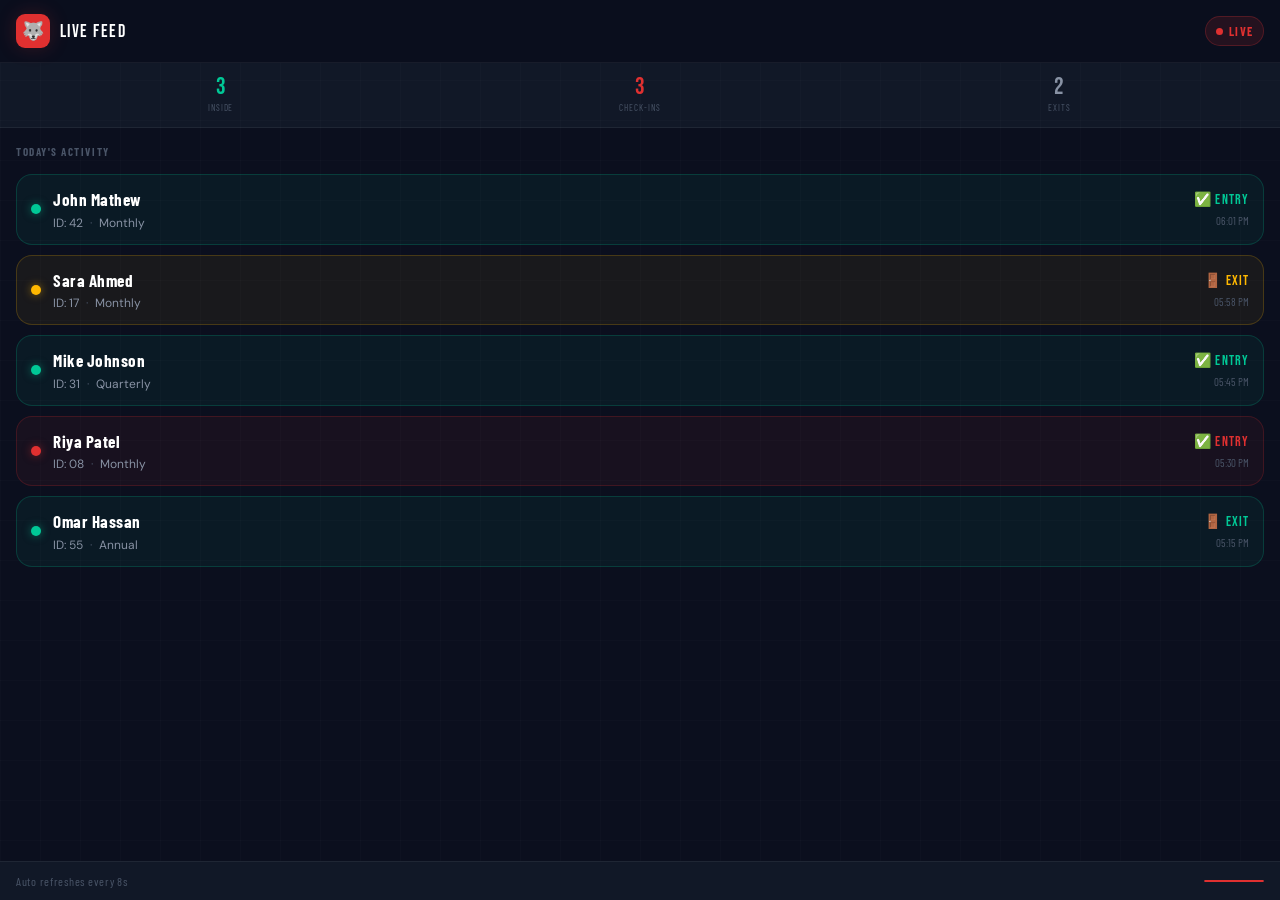
<file: live.html>
<!DOCTYPE html>
<html lang="en">
<head>
<meta charset="UTF-8">
<meta name="viewport" content="width=device-width, initial-scale=1.0">
<title>AK Pack — Live Feed</title>
<link rel="stylesheet" href="style.css">
<style>
  body { overflow-y: auto; overflow-x: hidden; }

  .topbar {
    position: sticky;
    top: 0;
    background: rgba(11,15,30,0.95);
    backdrop-filter: blur(12px);
    border-bottom: 1px solid var(--border);
    padding: 14px 16px;
    display: flex;
    align-items: center;
    justify-content: space-between;
    z-index: 100;
  }

  .logo-wrap {
    display: flex;
    align-items: center;
    gap: 10px;
  }

  .logo-icon {
    width: 34px;
    height: 34px;
    background: var(--accent-red);
    border-radius: 9px;
    display: flex;
    align-items: center;
    justify-content: center;
    font-size: 18px;
    box-shadow: var(--shadow-glow-red);
  }

  .logo-text {
    font-family: 'Bebas Neue', sans-serif;
    font-size: 18px;
    letter-spacing: 0.08em;
  }

  .live-badge {
    display: flex;
    align-items: center;
    gap: 6px;
    background: rgba(224,48,48,0.12);
    border: 1px solid rgba(224,48,48,0.25);
    padding: 5px 10px;
    border-radius: 20px;
    font-family: 'Barlow Condensed', sans-serif;
    font-size: 12px;
    font-weight: 700;
    letter-spacing: 0.1em;
    color: var(--accent-red);
  }

  .stats-strip {
    display: grid;
    grid-template-columns: 1fr 1fr 1fr;
    gap: 10px;
    padding: 12px 16px;
    background: var(--bg-secondary);
    border-bottom: 1px solid var(--border);
  }

  .strip-stat {
    text-align: center;
  }

  .strip-val {
    font-family: 'Bebas Neue', sans-serif;
    font-size: 24px;
    line-height: 1;
  }

  .strip-label {
    font-size: 9px;
    color: var(--text-muted);
    letter-spacing: 0.1em;
    text-transform: uppercase;
    font-family: 'Barlow Condensed', sans-serif;
    margin-top: 2px;
  }

  .strip-stat:nth-child(1) .strip-val { color: var(--accent-green); }
  .strip-stat:nth-child(2) .strip-val { color: var(--accent-red); }
  .strip-stat:nth-child(3) .strip-val { color: var(--text-secondary); }

  .feed-container {
    padding: 12px 16px;
    display: flex;
    flex-direction: column;
    gap: 10px;
    padding-bottom: 80px;
  }

  .feed-section-title {
    font-family: 'Barlow Condensed', sans-serif;
    font-size: 11px;
    font-weight: 700;
    letter-spacing: 0.14em;
    text-transform: uppercase;
    color: var(--text-muted);
    padding: 4px 0;
  }

  /* FEED CARD */
  .feed-card {
    border-radius: var(--radius);
    border: 1px solid var(--border);
    overflow: hidden;
    cursor: pointer;
    transition: all 0.3s cubic-bezier(0.34, 1.56, 0.64, 1);
    animation: cardSlideIn 0.4s cubic-bezier(0.34, 1.56, 0.64, 1);
  }

  @keyframes cardSlideIn {
    from { opacity: 0; transform: translateY(-16px) scale(0.97); }
    to { opacity: 1; transform: translateY(0) scale(1); }
  }

  .feed-card:active { transform: scale(0.98); }

  .feed-card.green {
    background: rgba(0,200,150,0.06);
    border-color: rgba(0,200,150,0.2);
  }

  .feed-card.yellow {
    background: rgba(255,184,0,0.06);
    border-color: rgba(255,184,0,0.2);
  }

  .feed-card.red {
    background: rgba(224,48,48,0.06);
    border-color: rgba(224,48,48,0.2);
  }

  .card-main {
    padding: 12px 14px;
    display: flex;
    align-items: center;
    gap: 12px;
  }

  .card-status-dot {
    width: 10px;
    height: 10px;
    border-radius: 50%;
    flex-shrink: 0;
  }

  .feed-card.green .card-status-dot { background: var(--accent-green); box-shadow: 0 0 8px rgba(0,200,150,0.5); }
  .feed-card.yellow .card-status-dot { background: var(--accent-yellow); box-shadow: 0 0 8px rgba(255,184,0,0.5); }
  .feed-card.red .card-status-dot { background: var(--accent-red); box-shadow: 0 0 8px rgba(224,48,48,0.5); }

  .card-info {
    flex: 1;
    min-width: 0;
  }

  .card-name {
    font-family: 'Barlow Condensed', sans-serif;
    font-size: 17px;
    font-weight: 700;
    letter-spacing: 0.03em;
    white-space: nowrap;
    overflow: hidden;
    text-overflow: ellipsis;
  }

  .card-meta {
    font-size: 12px;
    color: var(--text-secondary);
    margin-top: 1px;
  }

  .card-meta span {
    color: var(--text-muted);
    margin: 0 4px;
  }

  .card-right {
    display: flex;
    flex-direction: column;
    align-items: flex-end;
    gap: 3px;
    flex-shrink: 0;
  }

  .card-action {
    font-family: 'Bebas Neue', sans-serif;
    font-size: 14px;
    letter-spacing: 0.08em;
  }

  .feed-card.green .card-action { color: var(--accent-green); }
  .feed-card.yellow .card-action { color: var(--accent-yellow); }
  .feed-card.red .card-action { color: var(--accent-red); }

  .card-time {
    font-size: 11px;
    color: var(--text-muted);
    font-family: 'Barlow Condensed', sans-serif;
  }

  /* EXPANDED DETAILS */
  .card-details {
    max-height: 0;
    overflow: hidden;
    transition: max-height 0.35s ease;
    border-top: 0 solid var(--border);
  }

  .card-details.open {
    max-height: 200px;
    border-top-width: 1px;
  }

  .card-details-inner {
    padding: 12px 14px;
    display: grid;
    grid-template-columns: 1fr 1fr;
    gap: 10px;
  }

  .detail-row {
    display: flex;
    flex-direction: column;
    gap: 1px;
  }

  .detail-row-label {
    font-size: 9px;
    color: var(--text-muted);
    letter-spacing: 0.1em;
    text-transform: uppercase;
    font-family: 'Barlow Condensed', sans-serif;
  }

  .detail-row-val {
    font-family: 'Barlow Condensed', sans-serif;
    font-size: 14px;
    font-weight: 600;
    color: var(--text-primary);
  }

  /* EMPTY STATE */
  .empty-state {
    text-align: center;
    padding: 40px 20px;
    color: var(--text-muted);
  }

  .empty-icon { font-size: 40px; margin-bottom: 12px; }
  .empty-text {
    font-family: 'Barlow Condensed', sans-serif;
    font-size: 16px;
    letter-spacing: 0.05em;
  }

  /* REFRESH INDICATOR */
  .refresh-bar {
    position: fixed;
    bottom: 0;
    left: 0;
    right: 0;
    background: var(--bg-secondary);
    border-top: 1px solid var(--border);
    padding: 10px 16px;
    display: flex;
    align-items: center;
    justify-content: space-between;
  }

  .refresh-text {
    font-family: 'Barlow Condensed', sans-serif;
    font-size: 12px;
    color: var(--text-muted);
    letter-spacing: 0.06em;
  }

  .refresh-progress {
    height: 2px;
    background: var(--border);
    border-radius: 1px;
    overflow: hidden;
    width: 60px;
  }

  .refresh-fill {
    height: 100%;
    background: var(--accent-red);
    border-radius: 1px;
    animation: refill 8s linear infinite;
  }

  @keyframes refill {
    from { width: 100%; }
    to { width: 0%; }
  }
</style>
</head>
<body>

<!-- TOPBAR -->
<div class="topbar">
  <div class="logo-wrap">
    <div class="logo-icon">🐺</div>
    <div class="logo-text">Live Feed</div>
  </div>
  <div class="live-badge">
    <span class="live-dot"></span>
    LIVE
  </div>
</div>

<!-- STATS STRIP -->
<div class="stats-strip">
  <div class="strip-stat">
    <div class="strip-val" id="insideCount">0</div>
    <div class="strip-label">Inside</div>
  </div>
  <div class="strip-stat">
    <div class="strip-val" id="checkinCount">0</div>
    <div class="strip-label">Check-ins</div>
  </div>
  <div class="strip-stat">
    <div class="strip-val" id="exitCount">0</div>
    <div class="strip-label">Exits</div>
  </div>
</div>

<!-- FEED -->
<div class="feed-container" id="feedContainer">
  <div class="feed-section-title">Today's Activity</div>
  <div class="empty-state" id="emptyState">
    <div class="empty-icon">🐺</div>
    <div class="empty-text">Waiting for members...</div>
  </div>
</div>

<!-- REFRESH BAR -->
<div class="refresh-bar">
  <div class="refresh-text">Auto refreshes every 8s</div>
  <div class="refresh-progress">
    <div class="refresh-fill" id="refreshFill"></div>
  </div>
</div>

<script>
  const SHEET_ID = localStorage.getItem('ak_sheet_id') || '';
  let allRecords = [];

  // Sample data for demo
  const demoData = [
    { name: 'John Mathew', id: '42', time: '06:01 PM', action: 'Entry', status: 'active', pkg: 'Monthly', expiry: '31/03/2026', daysLeft: 20, contact: '+971 50 123 4567' },
    { name: 'Sara Ahmed', id: '17', time: '05:58 PM', action: 'Exit', status: 'warning', pkg: 'Monthly', expiry: '15/03/2026', daysLeft: 4, contact: '+971 55 987 6543' },
    { name: 'Mike Johnson', id: '31', time: '05:45 PM', action: 'Entry', status: 'active', pkg: 'Quarterly', expiry: '30/06/2026', daysLeft: 111, contact: '+971 52 456 7890' },
    { name: 'Riya Patel', id: '08', time: '05:30 PM', action: 'Entry', status: 'expired', pkg: 'Monthly', expiry: '05/03/2026', daysLeft: 0, contact: '+971 56 321 0987' },
    { name: 'Omar Hassan', id: '55', time: '05:15 PM', action: 'Exit', status: 'active', pkg: 'Annual', expiry: '01/01/2027', daysLeft: 296, contact: '+971 50 111 2222' },
  ];

  function getCardColor(status) {
    if (status === 'expired') return 'red';
    if (status === 'warning') return 'yellow';
    return 'green';
  }

  function renderCards(records) {
    const container = document.getElementById('feedContainer');
    const empty = document.getElementById('emptyState');

    // Remove old cards (keep title and empty)
    container.querySelectorAll('.feed-card').forEach(c => c.remove());

    if (records.length === 0) {
      empty.style.display = 'block';
      return;
    }

    empty.style.display = 'none';
    let checkins = 0, exits = 0;
    const insideSet = new Set();

    records.forEach((rec, i) => {
      const color = getCardColor(rec.status);
      if (rec.action === 'Entry') { checkins++; insideSet.add(rec.id); }
      if (rec.action === 'Exit') { exits++; insideSet.delete(rec.id); }

      const card = document.createElement('div');
      card.className = `feed-card ${color}`;
      card.style.animationDelay = `${i * 0.05}s`;
      card.innerHTML = `
        <div class="card-main">
          <div class="card-status-dot"></div>
          <div class="card-info">
            <div class="card-name">${rec.name}</div>
            <div class="card-meta">ID: ${rec.id} <span>·</span> ${rec.pkg || '—'}</div>
          </div>
          <div class="card-right">
            <div class="card-action">${rec.action === 'Entry' ? '✅ ENTRY' : '🚪 EXIT'}</div>
            <div class="card-time">${rec.time}</div>
          </div>
        </div>
        <div class="card-details">
          <div class="card-details-inner">
            <div class="detail-row">
              <div class="detail-row-label">Package</div>
              <div class="detail-row-val">${rec.pkg || '—'}</div>
            </div>
            <div class="detail-row">
              <div class="detail-row-label">Expiry</div>
              <div class="detail-row-val">${rec.expiry || '—'}</div>
            </div>
            <div class="detail-row">
              <div class="detail-row-label">Days Left</div>
              <div class="detail-row-val" style="color:${color === 'red' ? 'var(--accent-red)' : color === 'yellow' ? 'var(--accent-yellow)' : 'var(--accent-green)'}">${rec.daysLeft > 0 ? rec.daysLeft + ' days' : 'EXPIRED'}</div>
            </div>
            <div class="detail-row">
              <div class="detail-row-label">Contact</div>
              <div class="detail-row-val">${rec.contact || '—'}</div>
            </div>
          </div>
        </div>
      `;

      card.querySelector('.card-main').addEventListener('click', () => {
        const details = card.querySelector('.card-details');
        details.classList.toggle('open');
      });

      container.appendChild(card);
    });

    document.getElementById('checkinCount').textContent = checkins;
    document.getElementById('exitCount').textContent = exits;
    document.getElementById('insideCount').textContent = insideSet.size;
  }

  function loadFeed() {
    if (!SHEET_ID) {
      renderCards(demoData);
      return;
    }

    const today = new Date().toLocaleDateString('en-GB');
    const url = `https://docs.google.com/spreadsheets/d/${SHEET_ID}/gviz/tq?sheet=Attendance&tq=select%20*`;
    const cb = 'akLiveCb_' + Date.now();

    window[cb] = function(data) {
      try {
        const rows = data.table.rows || [];
        const todayRows = rows
          .filter(r => {
            const d = r.c[0]?.f || r.c[0]?.v || '';
            return d === today || d.includes(today.split('/').reverse().join('-'));
          })
          .reverse()
          .map(r => ({
            name: r.c[3]?.v || '—',
            id: r.c[2]?.v || '—',
            time: r.c[1]?.v || '—',
            action: r.c[4]?.v || '—',
            status: 'active',
            pkg: '—', expiry: '—', daysLeft: '—', contact: '—'
          }));

        renderCards(todayRows.length ? todayRows : demoData);
      } catch(e) { renderCards(demoData); }
      delete window[cb];
    };

    const script = document.createElement('script');
    script.src = url + `&callback=${cb}&tqx=responseHandler:${cb}`;
    document.head.appendChild(script);
  }

  loadFeed();
  setInterval(() => {
    loadFeed();
    // Restart animation
    const fill = document.getElementById('refreshFill');
    fill.style.animation = 'none';
    fill.offsetHeight;
    fill.style.animation = 'refill 8s linear infinite';
  }, 8000);
</script>
</body>
</html>
</file>
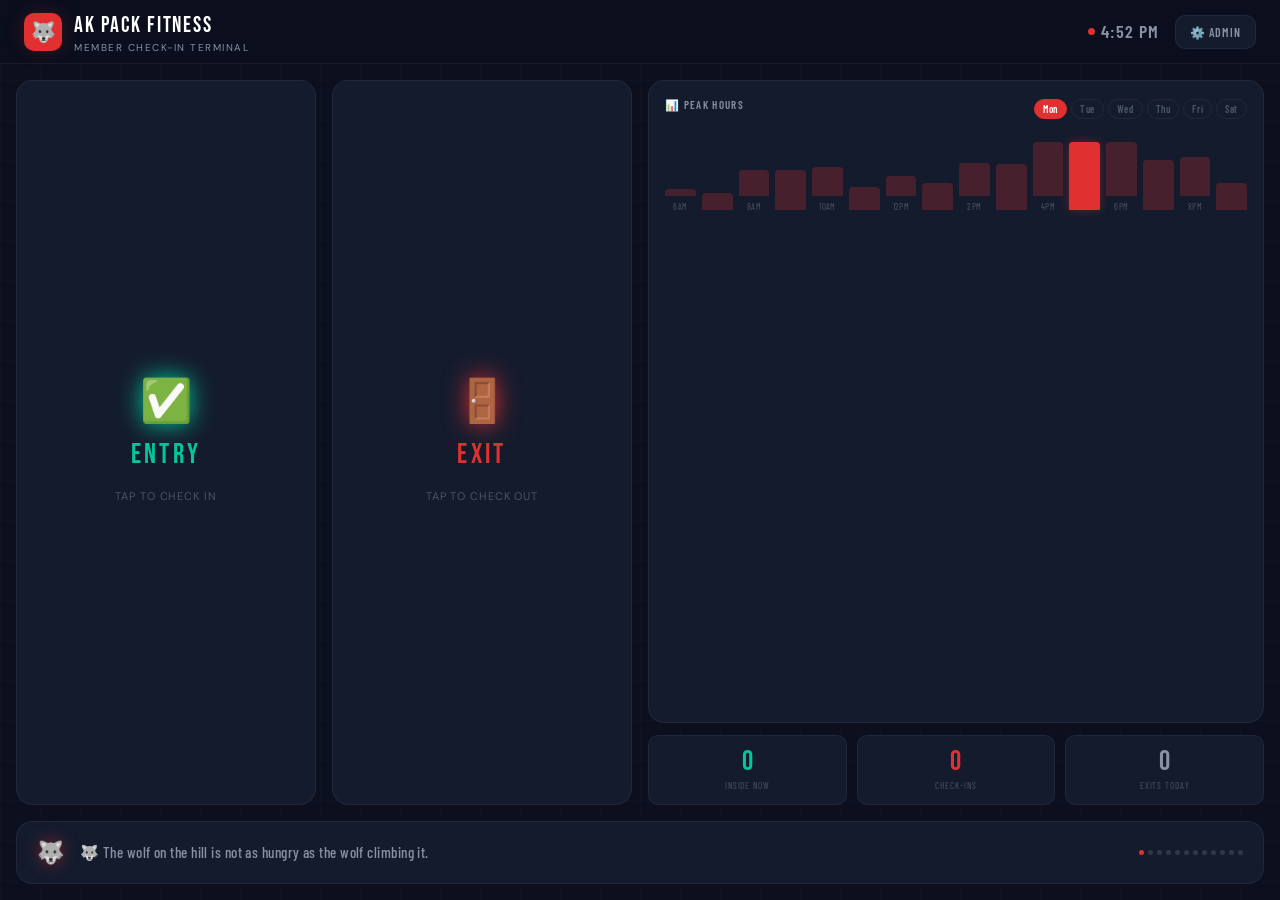
<file: member.html>
<!DOCTYPE html>
<html lang="en">
<head>
<meta charset="UTF-8">
<meta name="viewport" content="width=device-width, initial-scale=1.0">
<title>AK Pack Fitness — Member</title>
<link rel="stylesheet" href="style.css">
<style>
  body {
    display: flex;
    flex-direction: column;
    min-height: 100vh;
    overflow: hidden;
  }

  .member-page {
    flex: 1;
    display: flex;
    flex-direction: column;
    padding: 16px;
    gap: 14px;
    animation: pageIn 0.5s cubic-bezier(0.34, 1.56, 0.64, 1);
    position: relative;
    z-index: 1;
  }

  @keyframes pageIn {
    from { opacity: 0; transform: scale(0.96) translateY(20px); }
    to { opacity: 1; transform: scale(1) translateY(0); }
  }

  /* Status glow bg */
  .status-glow {
    position: fixed;
    top: -100px;
    right: -100px;
    width: 400px;
    height: 400px;
    border-radius: 50%;
    filter: blur(80px);
    opacity: 0.1;
    pointer-events: none;
  }

  .status-glow.active { background: var(--accent-green); }
  .status-glow.warning { background: var(--accent-yellow); }
  .status-glow.expired { background: var(--accent-red); }

  /* TOP BAR */
  .top-bar {
    display: flex;
    align-items: center;
    justify-content: space-between;
  }

  .back-btn {
    display: flex;
    align-items: center;
    gap: 6px;
    color: var(--text-secondary);
    text-decoration: none;
    font-family: 'Barlow Condensed', sans-serif;
    font-size: 14px;
    font-weight: 600;
    letter-spacing: 0.08em;
    text-transform: uppercase;
    background: none;
    border: none;
    cursor: pointer;
    transition: color 0.2s;
  }
  .back-btn:hover { color: white; }

  .countdown-wrap {
    display: flex;
    align-items: center;
    gap: 8px;
    font-family: 'Barlow Condensed', sans-serif;
    font-size: 13px;
    color: var(--text-muted);
    letter-spacing: 0.06em;
  }

  .countdown-ring {
    width: 28px;
    height: 28px;
    position: relative;
  }

  .countdown-ring svg {
    transform: rotate(-90deg);
  }

  .countdown-ring circle {
    fill: none;
    stroke-width: 2.5;
  }

  .countdown-ring .bg { stroke: var(--border); }
  .countdown-ring .progress { stroke: var(--accent-red); transition: stroke-dashoffset 1s linear; }

  .countdown-num {
    position: absolute;
    inset: 0;
    display: flex;
    align-items: center;
    justify-content: center;
    font-family: 'Bebas Neue', sans-serif;
    font-size: 13px;
    color: var(--accent-red);
  }

  /* STATUS BAR */
  .status-bar {
    height: 4px;
    border-radius: 2px;
    width: 100%;
  }
  .status-bar.active { background: linear-gradient(90deg, var(--accent-green), rgba(0,200,150,0.3)); }
  .status-bar.warning { background: linear-gradient(90deg, var(--accent-yellow), rgba(255,184,0,0.3)); }
  .status-bar.expired { background: linear-gradient(90deg, var(--accent-red), rgba(224,48,48,0.3)); }

  /* ROW 1: Details + Calendar */
  .row1 {
    display: grid;
    grid-template-columns: 2fr 1fr;
    gap: 14px;
    flex: 1;
    min-height: 0;
  }

  /* MEMBER DETAILS CARD */
  .details-card {
    background: var(--bg-card);
    border: 1px solid var(--border);
    border-radius: var(--radius);
    padding: 20px;
    display: flex;
    flex-direction: column;
    gap: 12px;
  }

  .member-greeting {
    font-family: 'Bebas Neue', sans-serif;
    font-size: 32px;
    letter-spacing: 0.05em;
    line-height: 1;
  }

  .member-greeting span { color: var(--accent-red); }

  .member-sub {
    font-size: 13px;
    color: var(--text-secondary);
    margin-top: -6px;
  }

  .details-grid {
    display: grid;
    grid-template-columns: 1fr 1fr;
    gap: 10px;
    flex: 1;
  }

  .detail-item {
    display: flex;
    flex-direction: column;
    gap: 2px;
  }

  .detail-label {
    font-size: 10px;
    color: var(--text-muted);
    letter-spacing: 0.1em;
    text-transform: uppercase;
    font-family: 'Barlow Condensed', sans-serif;
  }

  .detail-value {
    font-family: 'Barlow Condensed', sans-serif;
    font-size: 15px;
    font-weight: 600;
    color: var(--text-primary);
  }

  /* CALENDAR CARD */
  .calendar-card {
    background: var(--bg-card);
    border: 1px solid var(--border);
    border-radius: var(--radius);
    padding: 14px;
    display: flex;
    flex-direction: column;
    gap: 8px;
  }

  .cal-header {
    display: flex;
    align-items: center;
    justify-content: space-between;
  }

  .cal-title {
    font-family: 'Barlow Condensed', sans-serif;
    font-size: 11px;
    font-weight: 600;
    letter-spacing: 0.12em;
    text-transform: uppercase;
    color: var(--text-secondary);
  }

  .cal-month {
    font-family: 'Bebas Neue', sans-serif;
    font-size: 13px;
    color: var(--text-muted);
    letter-spacing: 0.05em;
  }

  .cal-days-header {
    display: grid;
    grid-template-columns: repeat(7, 1fr);
    gap: 2px;
    text-align: center;
  }

  .cal-day-label {
    font-size: 8px;
    color: var(--text-muted);
    font-family: 'Barlow Condensed', sans-serif;
    letter-spacing: 0.05em;
    padding: 2px 0;
  }

  .cal-grid {
    display: grid;
    grid-template-columns: repeat(7, 1fr);
    gap: 3px;
    flex: 1;
  }

  .cal-day {
    aspect-ratio: 1;
    display: flex;
    align-items: center;
    justify-content: center;
    border-radius: 50%;
    font-size: 9px;
    font-family: 'Barlow Condensed', sans-serif;
    font-weight: 600;
    color: var(--text-muted);
    transition: all 0.2s;
  }

  .cal-day.attended {
    background: rgba(0,200,150,0.2);
    color: var(--accent-green);
    border: 1px solid rgba(0,200,150,0.3);
  }

  .cal-day.today {
    background: var(--accent-red);
    color: white;
    box-shadow: 0 0 8px rgba(224,48,48,0.4);
  }

  .cal-day.empty { opacity: 0; }

  /* ROW 2: Session Timer + Stats */
  .row2 {
    display: grid;
    grid-template-columns: 1fr 2fr;
    gap: 14px;
  }

  /* SESSION TIMER */
  .timer-card {
    background: var(--bg-card);
    border: 1px solid var(--border);
    border-radius: var(--radius);
    padding: 16px;
    display: flex;
    flex-direction: column;
    align-items: center;
    justify-content: center;
    gap: 8px;
  }

  .timer-ring-wrap {
    position: relative;
    width: 90px;
    height: 90px;
  }

  .timer-ring-wrap svg {
    transform: rotate(-90deg);
    width: 100%;
    height: 100%;
  }

  .timer-ring-wrap circle {
    fill: none;
    stroke-width: 5;
  }

  .timer-ring-bg { stroke: var(--border); }
  .timer-ring-progress {
    stroke: var(--accent-green);
    stroke-linecap: round;
    transition: stroke-dashoffset 1s linear, stroke 0.3s;
  }

  .timer-center {
    position: absolute;
    inset: 0;
    display: flex;
    flex-direction: column;
    align-items: center;
    justify-content: center;
  }

  .timer-time {
    font-family: 'Bebas Neue', sans-serif;
    font-size: 20px;
    letter-spacing: 0.05em;
    line-height: 1;
  }

  .timer-label {
    font-size: 8px;
    color: var(--text-muted);
    letter-spacing: 0.08em;
    text-transform: uppercase;
    font-family: 'Barlow Condensed', sans-serif;
  }

  .timer-status {
    display: flex;
    align-items: center;
    gap: 5px;
    font-size: 10px;
    color: var(--text-muted);
    font-family: 'Barlow Condensed', sans-serif;
    letter-spacing: 0.06em;
    text-transform: uppercase;
  }

  .timer-card-label {
    font-family: 'Barlow Condensed', sans-serif;
    font-size: 10px;
    font-weight: 600;
    letter-spacing: 0.12em;
    text-transform: uppercase;
    color: var(--text-secondary);
  }

  /* STATS CARD */
  .stats-card {
    background: var(--bg-card);
    border: 1px solid var(--border);
    border-radius: var(--radius);
    padding: 16px 20px;
    display: grid;
    grid-template-columns: 1fr 1fr;
    gap: 14px;
    align-content: center;
  }

  .stat-item {
    display: flex;
    flex-direction: column;
    gap: 3px;
  }

  .stat-label {
    font-size: 10px;
    color: var(--text-muted);
    letter-spacing: 0.1em;
    text-transform: uppercase;
    font-family: 'Barlow Condensed', sans-serif;
  }

  .stat-value {
    font-family: 'Bebas Neue', sans-serif;
    font-size: 28px;
    letter-spacing: 0.03em;
    line-height: 1;
    color: var(--accent-red);
  }

  .stat-sub {
    font-size: 11px;
    color: var(--text-secondary);
    font-family: 'Barlow Condensed', sans-serif;
  }

  /* RESPONSIVE */
  @media (max-width: 600px) {
    .row1 { grid-template-columns: 1fr; }
    .row2 { grid-template-columns: 1fr 1fr; }
    .details-grid { grid-template-columns: 1fr 1fr; }
    .member-greeting { font-size: 24px; }
    .stats-card { grid-template-columns: 1fr 1fr; }
  }
</style>
</head>
<body>

<div class="status-glow" id="statusGlow"></div>

<div class="member-page">

  <!-- TOP BAR -->
  <div class="top-bar">
    <a href="index.html" class="back-btn">← Back</a>
    <div class="countdown-wrap">
      <span>Auto close</span>
      <div class="countdown-ring" id="countdownRing">
        <svg viewBox="0 0 28 28">
          <circle class="bg" cx="14" cy="14" r="11"/>
          <circle class="progress" id="countdownCircle" cx="14" cy="14" r="11"
            stroke-dasharray="69.1"
            stroke-dashoffset="0"/>
        </svg>
        <div class="countdown-num" id="countdownNum">5</div>
      </div>
    </div>
  </div>

  <!-- STATUS BAR -->
  <div class="status-bar" id="statusBar"></div>

  <!-- ROW 1: Details + Calendar -->
  <div class="row1">

    <!-- Member Details -->
    <div class="details-card">
      <div>
        <div class="member-greeting" id="greeting">Welcome, <span id="memberName">—</span>! 🐺</div>
        <div class="member-sub" id="memberSub">Loading details...</div>
      </div>
      <div class="details-grid">
        <div class="detail-item">
          <div class="detail-label">Member ID</div>
          <div class="detail-value" id="detailId">—</div>
        </div>
        <div class="detail-item">
          <div class="detail-label">Package</div>
          <div class="detail-value" id="detailPackage">—</div>
        </div>
        <div class="detail-item">
          <div class="detail-label">Expiry Date</div>
          <div class="detail-value" id="detailExpiry">—</div>
        </div>
        <div class="detail-item">
          <div class="detail-label">Days Remaining</div>
          <div class="detail-value" id="detailDays">—</div>
        </div>
        <div class="detail-item">
          <div class="detail-label">Status</div>
          <div class="detail-value" id="detailStatus">—</div>
        </div>
        <div class="detail-item">
          <div class="detail-label">Contact</div>
          <div class="detail-value" id="detailContact">—</div>
        </div>
      </div>
    </div>

    <!-- Attendance Calendar -->
    <div class="calendar-card">
      <div class="cal-header">
        <div class="cal-title">📅 Attendance</div>
        <div class="cal-month" id="calMonth">—</div>
      </div>
      <div class="cal-days-header">
        <div class="cal-day-label">M</div>
        <div class="cal-day-label">T</div>
        <div class="cal-day-label">W</div>
        <div class="cal-day-label">T</div>
        <div class="cal-day-label">F</div>
        <div class="cal-day-label">S</div>
        <div class="cal-day-label">S</div>
      </div>
      <div class="cal-grid" id="calGrid"></div>
    </div>
  </div>

  <!-- ROW 2: Timer + Stats -->
  <div class="row2">

    <!-- Session Timer -->
    <div class="timer-card">
      <div class="timer-card-label">🕐 Session</div>
      <div class="timer-ring-wrap">
        <svg viewBox="0 0 90 90">
          <circle class="timer-ring-bg" cx="45" cy="45" r="38"/>
          <circle class="timer-ring-progress" id="timerRing" cx="45" cy="45" r="38"
            stroke-dasharray="238.76"
            stroke-dashoffset="238.76"/>
        </svg>
        <div class="timer-center">
          <div class="timer-time" id="timerDisplay">00:00</div>
          <div class="timer-label">Session</div>
        </div>
      </div>
      <div class="timer-status">
        <span class="live-dot" id="timerDot"></span>
        <span id="timerStatusText">Recording</span>
      </div>
    </div>

    <!-- Stats -->
    <div class="stats-card">
      <div class="stat-item">
        <div class="stat-label">🔥 Streak</div>
        <div class="stat-value" id="statStreak">0</div>
        <div class="stat-sub">days in a row</div>
      </div>
      <div class="stat-item">
        <div class="stat-label">📅 This Month</div>
        <div class="stat-value" id="statMonth">0</div>
        <div class="stat-sub">visits</div>
      </div>
      <div class="stat-item">
        <div class="stat-label">🏋️ Total Visits</div>
        <div class="stat-value" id="statTotal">0</div>
        <div class="stat-sub">all time</div>
      </div>
      <div class="stat-item">
        <div class="stat-label">⏱️ Avg Session</div>
        <div class="stat-value" id="statAvg">—</div>
        <div class="stat-sub">minutes</div>
      </div>
    </div>
  </div>

</div>

<div class="toast-container" id="toastContainer"></div>

<script>
  const SHEET_ID = localStorage.getItem('ak_sheet_id') || '';
  const SCRIPT_URL = localStorage.getItem('ak_script_url') || '';
  const memberId = sessionStorage.getItem('ak_member_id') || '';
  const mode = sessionStorage.getItem('ak_mode') || 'entry';

  if (!memberId) window.location.href = 'index.html';

  // ===== COUNTDOWN =====
  let countdown = 5;
  const circumference = 69.1;

  function updateCountdown() {
    const circle = document.getElementById('countdownCircle');
    const num = document.getElementById('countdownNum');
    const offset = circumference * (1 - countdown / 5);
    circle.style.strokeDashoffset = offset;
    num.textContent = countdown;
    countdown--;
    if (countdown < 0) window.location.href = 'index.html';
  }

  updateCountdown();
  const countdownInterval = setInterval(updateCountdown, 1000);

  // ===== SESSION TIMER =====
  const SESSION_GOAL = 60 * 60; // 60 minutes in seconds
  let sessionSeconds = 0;
  let sessionInterval;
  const timerRing = document.getElementById('timerRing');
  const timerDisplay = document.getElementById('timerDisplay');
  const timerDot = document.getElementById('timerDot');
  const timerStatusText = document.getElementById('timerStatusText');
  const ringCircumference = 238.76;

  function startTimer() {
    // Check if member was already inside (get entry time from session storage)
    const entryTime = sessionStorage.getItem(`ak_entry_${memberId}`);
    if (entryTime && mode === 'exit') {
      const elapsed = Math.floor((Date.now() - parseInt(entryTime)) / 1000);
      sessionSeconds = elapsed;
    } else if (mode === 'entry') {
      sessionStorage.setItem(`ak_entry_${memberId}`, Date.now());
      sessionSeconds = 0;
    }

    updateTimerDisplay();

    if (mode === 'exit') {
      timerDot.style.background = 'var(--accent-red)';
      timerStatusText.textContent = 'Session ended';
      timerDot.style.animation = 'none';
      timerDot.style.opacity = '0.5';
      updateTimerDisplay();
      return;
    }

    sessionInterval = setInterval(() => {
      sessionSeconds++;
      updateTimerDisplay();
    }, 1000);
  }

  function updateTimerDisplay() {
    const mins = Math.floor(sessionSeconds / 60);
    const secs = sessionSeconds % 60;
    timerDisplay.textContent = `${String(mins).padStart(2,'0')}:${String(secs).padStart(2,'0')}`;

    const progress = Math.min(sessionSeconds / SESSION_GOAL, 1);
    const offset = ringCircumference * (1 - progress);
    timerRing.style.strokeDashoffset = offset;
  }

  // ===== RENDER CALENDAR =====
  function renderCalendar(attendedDays) {
    const now = new Date();
    const year = now.getFullYear();
    const month = now.getMonth();
    const monthNames = ['Jan','Feb','Mar','Apr','May','Jun','Jul','Aug','Sep','Oct','Nov','Dec'];
    document.getElementById('calMonth').textContent = monthNames[month];

    const firstDay = new Date(year, month, 1).getDay();
    const daysInMonth = new Date(year, month + 1, 0).getDate();
    const startOffset = (firstDay + 6) % 7; // Monday start

    const grid = document.getElementById('calGrid');
    grid.innerHTML = '';

    // Empty cells
    for (let i = 0; i < startOffset; i++) {
      const empty = document.createElement('div');
      empty.className = 'cal-day empty';
      grid.appendChild(empty);
    }

    for (let d = 1; d <= daysInMonth; d++) {
      const cell = document.createElement('div');
      const dateStr = `${String(d).padStart(2,'0')}/${String(month+1).padStart(2,'0')}/${year}`;
      const isToday = d === now.getDate();
      const attended = attendedDays.includes(dateStr);

      cell.className = 'cal-day' + (isToday ? ' today' : attended ? ' attended' : '');
      cell.textContent = d;
      grid.appendChild(cell);
    }
  }

  // ===== LOAD MEMBER =====
  function loadMember() {
    if (!SHEET_ID) {
      showDemoMember();
      return;
    }

    const url = `https://docs.google.com/spreadsheets/d/${SHEET_ID}/gviz/tq?sheet=Members&tq=select%20*`;
    const cb = 'akMemberCb_' + Date.now();
    window[cb] = function(data) {
      try {
        const rows = data.table.rows || [];
        const member = rows.find(r => String(r.c[6]?.v || r.c[6]?.f || '').trim() === String(memberId).trim());
        if (!member) {
          showToast('❌ Member ID not found', 'error');
          setTimeout(() => window.location.href = 'numpad.html?mode=' + mode, 2000);
          return;
        }

        const name = member.c[0]?.v || '—';
        const contact = member.c[1]?.v || '—';
        const pkg = member.c[2]?.v || '—';
        const expiry = member.c[3]?.f || member.c[3]?.v || '—';
        const createdOn = member.c[5]?.f || member.c[5]?.v || '—';

        // Calculate days remaining
        const parts = expiry.split('/');
        let daysLeft = '—';
        let statusClass = 'active';
        if (parts.length === 3) {
          const expDate = new Date(parts[2], parts[1]-1, parts[0]);
          const diff = Math.ceil((expDate - new Date()) / (1000*60*60*24));
          daysLeft = diff > 0 ? diff : 0;
          if (diff <= 0) statusClass = 'expired';
          else if (diff <= 7) statusClass = 'warning';
        }

        renderMember({ name, contact, pkg, expiry, createdOn, daysLeft, statusClass });
        loadAttendance(name, statusClass);
        logAttendance(memberId, name);

      } catch(e) {
        console.error('[AK Member] Error:', e);
        showDemoMember();
      }
      delete window[cb];
    };

    const script = document.createElement('script');
    script.src = url + `&callback=${cb}&tqx=responseHandler:${cb}`;
    document.head.appendChild(script);
  }

  function renderMember({ name, contact, pkg, expiry, daysLeft, statusClass }) {
    document.getElementById('memberName').textContent = name.split(' ')[0];
    document.getElementById('memberSub').textContent = mode === 'entry' ? "Let's crush it today! 💪" : "Great session today! 🐺";
    document.getElementById('detailId').textContent = '#' + memberId;
    document.getElementById('detailPackage').textContent = pkg;
    document.getElementById('detailExpiry').textContent = expiry;
    document.getElementById('detailDays').textContent = daysLeft + ' days';
    document.getElementById('detailContact').textContent = contact;

    const statusEl = document.getElementById('detailStatus');
    const statusBar = document.getElementById('statusBar');
    const statusGlow = document.getElementById('statusGlow');
    const timerRingEl = document.getElementById('timerRing');

    statusEl.className = '';
    statusBar.className = 'status-bar ' + statusClass;
    statusGlow.className = 'status-glow ' + statusClass;

    if (statusClass === 'active') {
      statusEl.innerHTML = '<span style="color:var(--accent-green)">🟢 Active</span>';
      timerRingEl.style.stroke = 'var(--accent-green)';
    } else if (statusClass === 'warning') {
      statusEl.innerHTML = '<span style="color:var(--accent-yellow)">🟡 Expiring Soon</span>';
      timerRingEl.style.stroke = 'var(--accent-yellow)';
    } else {
      statusEl.innerHTML = '<span style="color:var(--accent-red)">🔴 Expired</span>';
      timerRingEl.style.stroke = 'var(--accent-red)';
    }

    console.log('[AK Stats] Member loaded:', name, 'Status:', statusClass);
  }

  function loadAttendance(memberName, statusClass) {
    const url = `https://docs.google.com/spreadsheets/d/${SHEET_ID}/gviz/tq?sheet=Attendance&tq=select%20*`;
    const cb = 'akAttCb_' + Date.now();
    window[cb] = function(data) {
      try {
        const rows = data.table.rows || [];
        const memberRows = rows.filter(r =>
          String(r.c[2]?.v || '').trim() === String(memberId).trim() ||
          String(r.c[3]?.v || '').toLowerCase() === memberName.toLowerCase()
        );

        const attendedDays = [...new Set(memberRows.filter(r => r.c[4]?.v === 'Entry').map(r => r.c[0]?.f || r.c[0]?.v || ''))];
        const thisMonth = new Date().getMonth();
        const monthVisits = attendedDays.filter(d => {
          const parts = d.split('/');
          return parts.length === 3 && parseInt(parts[1]) - 1 === thisMonth;
        }).length;

        // Streak calc
        let streak = 0;
        const today = new Date();
        for (let i = 0; i < 60; i++) {
          const d = new Date(today);
          d.setDate(d.getDate() - i);
          const ds = `${String(d.getDate()).padStart(2,'0')}/${String(d.getMonth()+1).padStart(2,'0')}/${d.getFullYear()}`;
          if (attendedDays.includes(ds)) streak++;
          else if (i > 0) break;
        }

        document.getElementById('statStreak').textContent = streak;
        document.getElementById('statMonth').textContent = monthVisits;
        document.getElementById('statTotal').textContent = attendedDays.length;

        renderCalendar(attendedDays);
      } catch(e) { renderCalendar([]); }
      delete window[cb];
    };
    const script = document.createElement('script');
    script.src = url + `&callback=${cb}&tqx=responseHandler:${cb}`;
    document.head.appendChild(script);
  }

  function logAttendance(id, name) {
    if (!SCRIPT_URL) return;
    const now = new Date();
    const date = now.toLocaleDateString('en-GB');
    const time = now.toLocaleTimeString('en-US', { hour: '2-digit', minute: '2-digit', hour12: true });
    const status = mode === 'entry' ? 'Entry' : 'Exit';
    const payload = { sheet: 'Attendance', row: [date, time, id, name, status] };
    const cbName = 'akWriteCb_' + Date.now();
    window[cbName] = function(res) {
      console.log('[AK Write] Attendance logged:', res);
      delete window[cbName];
    };
    const s = document.createElement('script');
    s.src = `${SCRIPT_URL}?data=${encodeURIComponent(JSON.stringify(payload))}&callback=${cbName}`;
    document.head.appendChild(s);
  }

  function showDemoMember() {
    renderMember({
      name: 'John Mathew',
      contact: '+971 50 123 4567',
      pkg: 'Monthly',
      expiry: '31/03/2026',
      daysLeft: 20,
      statusClass: 'active'
    });
    renderCalendar(['01/03/2026','03/03/2026','04/03/2026','06/03/2026','08/03/2026','10/03/2026','11/03/2026']);
    document.getElementById('statStreak').textContent = '5';
    document.getElementById('statMonth').textContent = '7';
    document.getElementById('statTotal').textContent = '142';
    document.getElementById('statAvg').textContent = '52';
  }

  function showToast(msg, type = 'success') {
    const t = document.createElement('div');
    t.className = `toast ${type}`;
    t.textContent = msg;
    document.getElementById('toastContainer').appendChild(t);
    setTimeout(() => t.remove(), 3000);
  }

  // Init
  loadMember();
  startTimer();
</script>
</body>
</html>
</file>
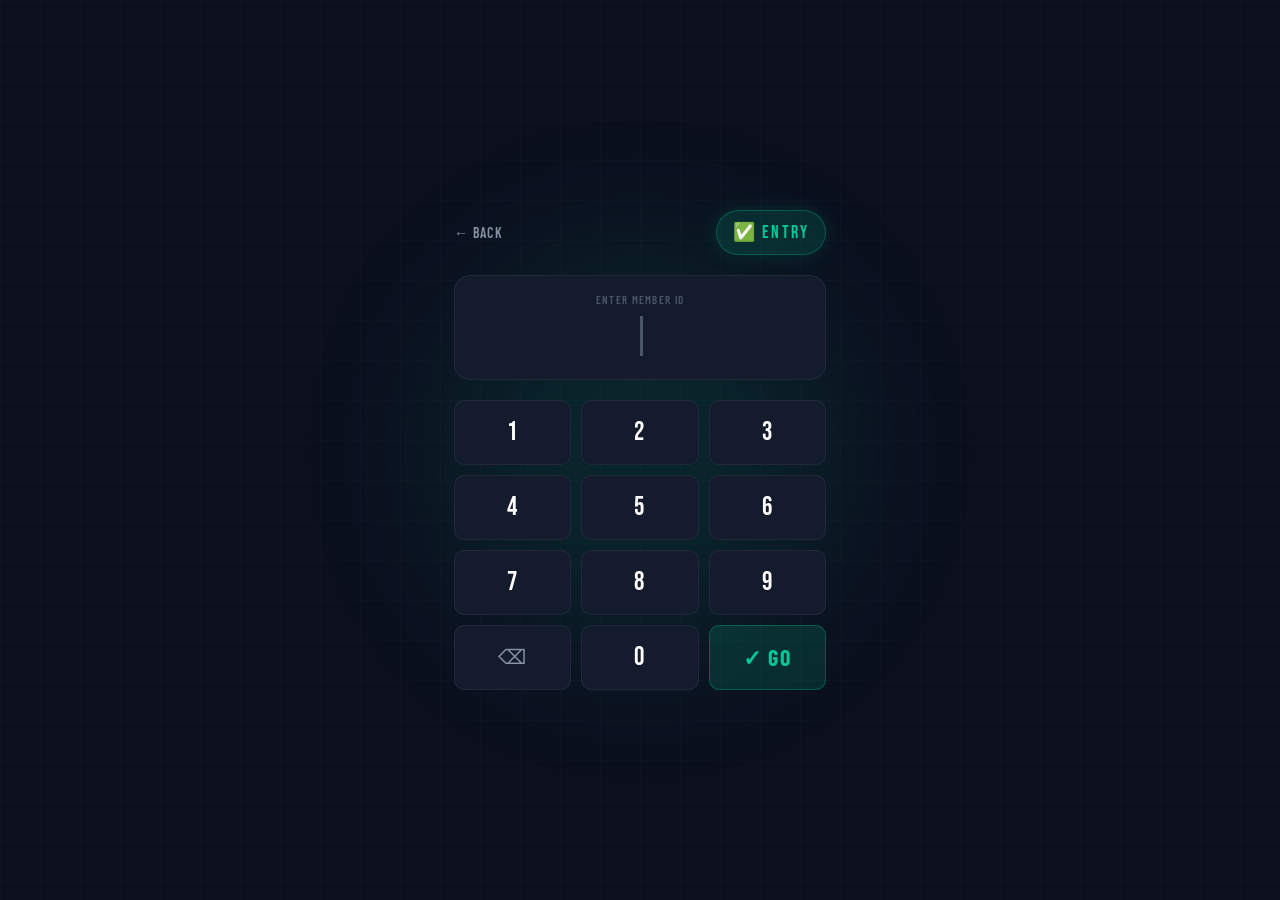
<file: numpad.html>
<!DOCTYPE html>
<html lang="en">
<head>
<meta charset="UTF-8">
<meta name="viewport" content="width=device-width, initial-scale=1.0">
<title>AK Pack Fitness — Check In</title>
<link rel="stylesheet" href="style.css">
<style>
  body {
    display: flex;
    align-items: center;
    justify-content: center;
    min-height: 100vh;
    overflow: hidden;
  }

  .numpad-page {
    width: 100%;
    max-width: 420px;
    padding: 24px;
    display: flex;
    flex-direction: column;
    gap: 20px;
    animation: slideUp 0.4s cubic-bezier(0.34, 1.56, 0.64, 1);
    position: relative;
    z-index: 1;
  }

  @keyframes slideUp {
    from { opacity: 0; transform: translateY(40px) scale(0.95); }
    to { opacity: 1; transform: translateY(0) scale(1); }
  }

  /* Background glow */
  .bg-glow {
    position: fixed;
    width: 400px;
    height: 400px;
    border-radius: 50%;
    filter: blur(80px);
    opacity: 0.12;
    pointer-events: none;
    top: 50%;
    left: 50%;
    transform: translate(-50%, -50%);
  }

  .bg-glow.entry { background: var(--accent-green); }
  .bg-glow.exit { background: var(--accent-red); }

  /* TOP NAV */
  .top-nav {
    display: flex;
    align-items: center;
    justify-content: space-between;
  }

  .back-btn {
    display: flex;
    align-items: center;
    gap: 6px;
    color: var(--text-secondary);
    text-decoration: none;
    font-family: 'Barlow Condensed', sans-serif;
    font-size: 14px;
    font-weight: 600;
    letter-spacing: 0.08em;
    text-transform: uppercase;
    transition: color 0.2s;
    background: none;
    border: none;
    cursor: pointer;
  }

  .back-btn:hover { color: var(--text-primary); }

  /* MODE BADGE */
  .mode-badge {
    display: flex;
    align-items: center;
    gap: 8px;
    padding: 8px 16px;
    border-radius: 30px;
    font-family: 'Bebas Neue', sans-serif;
    font-size: 18px;
    letter-spacing: 0.12em;
  }

  .mode-badge.entry {
    background: rgba(0,200,150,0.15);
    border: 1px solid rgba(0,200,150,0.3);
    color: var(--accent-green);
    box-shadow: 0 0 20px rgba(0,200,150,0.15);
  }

  .mode-badge.exit {
    background: rgba(224,48,48,0.15);
    border: 1px solid rgba(224,48,48,0.3);
    color: var(--accent-red);
    box-shadow: 0 0 20px rgba(224,48,48,0.15);
  }

  /* DISPLAY */
  .id-display {
    background: var(--bg-card);
    border: 1px solid var(--border);
    border-radius: var(--radius);
    padding: 16px 20px;
    text-align: center;
    position: relative;
    overflow: hidden;
  }

  .id-label {
    font-family: 'Barlow Condensed', sans-serif;
    font-size: 11px;
    font-weight: 600;
    letter-spacing: 0.12em;
    text-transform: uppercase;
    color: var(--text-muted);
    margin-bottom: 6px;
  }

  .id-value {
    font-family: 'Bebas Neue', sans-serif;
    font-size: 48px;
    letter-spacing: 0.15em;
    line-height: 1;
    min-height: 48px;
    transition: color 0.2s;
  }

  .id-value.has-value.entry { color: var(--accent-green); }
  .id-value.has-value.exit { color: var(--accent-red); }
  .id-value:not(.has-value) { color: var(--text-muted); }

  .id-cursor {
    display: inline-block;
    width: 3px;
    height: 40px;
    background: var(--text-muted);
    vertical-align: middle;
    margin-left: 2px;
    animation: blink 1s infinite;
  }

  @keyframes blink {
    0%, 100% { opacity: 1; }
    50% { opacity: 0; }
  }

  /* NUMPAD */
  .numpad {
    display: grid;
    grid-template-columns: repeat(3, 1fr);
    gap: 10px;
  }

  .num-btn {
    background: var(--bg-card);
    border: 1px solid var(--border);
    border-radius: var(--radius-sm);
    padding: 16px;
    font-family: 'Bebas Neue', sans-serif;
    font-size: 26px;
    letter-spacing: 0.05em;
    color: var(--text-primary);
    cursor: pointer;
    transition: all 0.15s cubic-bezier(0.34, 1.56, 0.64, 1);
    text-align: center;
    display: flex;
    align-items: center;
    justify-content: center;
    min-height: 64px;
    user-select: none;
  }

  .num-btn:hover {
    background: var(--bg-card-hover);
    border-color: var(--border-hover);
    transform: scale(1.04);
  }

  .num-btn:active {
    transform: scale(0.95);
    background: var(--bg-secondary);
  }

  .num-btn.backspace {
    font-size: 20px;
    color: var(--text-secondary);
  }

  .num-btn.confirm {
    font-size: 22px;
    font-family: 'Barlow Condensed', sans-serif;
    font-weight: 700;
    letter-spacing: 0.08em;
  }

  .num-btn.confirm.entry {
    background: rgba(0,200,150,0.15);
    border-color: rgba(0,200,150,0.3);
    color: var(--accent-green);
  }

  .num-btn.confirm.entry:hover {
    background: var(--accent-green);
    color: #000;
    box-shadow: 0 0 20px rgba(0,200,150,0.4);
  }

  .num-btn.confirm.exit {
    background: rgba(224,48,48,0.15);
    border-color: rgba(224,48,48,0.3);
    color: var(--accent-red);
  }

  .num-btn.confirm.exit:hover {
    background: var(--accent-red);
    color: white;
    box-shadow: 0 0 20px rgba(224,48,48,0.4);
  }

  /* ERROR SHAKE */
  @keyframes shake {
    0%, 100% { transform: translateX(0); }
    20% { transform: translateX(-8px); }
    40% { transform: translateX(8px); }
    60% { transform: translateX(-5px); }
    80% { transform: translateX(5px); }
  }

  .shake { animation: shake 0.4s ease; }

  /* LOADING */
  .loading-overlay {
    position: fixed;
    inset: 0;
    background: rgba(11,15,30,0.8);
    backdrop-filter: blur(8px);
    display: flex;
    flex-direction: column;
    align-items: center;
    justify-content: center;
    gap: 16px;
    z-index: 999;
    opacity: 0;
    pointer-events: none;
    transition: opacity 0.3s;
  }

  .loading-overlay.show {
    opacity: 1;
    pointer-events: all;
  }

  .spinner {
    width: 40px;
    height: 40px;
    border: 3px solid var(--border);
    border-top-color: var(--accent-red);
    border-radius: 50%;
    animation: spin 0.8s linear infinite;
  }

  @keyframes spin { to { transform: rotate(360deg); } }

  .loading-text {
    font-family: 'Barlow Condensed', sans-serif;
    font-size: 14px;
    letter-spacing: 0.1em;
    text-transform: uppercase;
    color: var(--text-secondary);
  }

  @media (max-width: 600px) {
    .numpad-page { padding: 16px; max-width: 100%; }
    .num-btn { min-height: 56px; font-size: 24px; }
    .id-value { font-size: 40px; }
  }
</style>
</head>
<body>

<div class="bg-glow" id="bgGlow"></div>

<div class="numpad-page">
  <!-- TOP NAV -->
  <div class="top-nav">
    <a href="index.html" class="back-btn">← Back</a>
    <div class="mode-badge" id="modeBadge">✅ ENTRY</div>
  </div>

  <!-- ID DISPLAY -->
  <div class="id-display">
    <div class="id-label">Enter Member ID</div>
    <div class="id-value" id="idDisplay">
      <span class="id-cursor"></span>
    </div>
  </div>

  <!-- NUMPAD -->
  <div class="numpad">
    <button class="num-btn" onclick="addDigit('1')">1</button>
    <button class="num-btn" onclick="addDigit('2')">2</button>
    <button class="num-btn" onclick="addDigit('3')">3</button>
    <button class="num-btn" onclick="addDigit('4')">4</button>
    <button class="num-btn" onclick="addDigit('5')">5</button>
    <button class="num-btn" onclick="addDigit('6')">6</button>
    <button class="num-btn" onclick="addDigit('7')">7</button>
    <button class="num-btn" onclick="addDigit('8')">8</button>
    <button class="num-btn" onclick="addDigit('9')">9</button>
    <button class="num-btn backspace" onclick="deleteDigit()">⌫</button>
    <button class="num-btn" onclick="addDigit('0')">0</button>
    <button class="num-btn confirm" id="confirmBtn" onclick="confirmEntry()">✓ GO</button>
  </div>
</div>

<!-- LOADING -->
<div class="loading-overlay" id="loadingOverlay">
  <div class="spinner"></div>
  <div class="loading-text">Looking up member...</div>
</div>

<div class="toast-container" id="toastContainer"></div>

<script>
  const params = new URLSearchParams(window.location.search);
  const mode = params.get('mode') || 'entry';
  let enteredId = '';

  // Set mode UI
  const badge = document.getElementById('modeBadge');
  const confirmBtn = document.getElementById('confirmBtn');
  const bgGlow = document.getElementById('bgGlow');

  if (mode === 'exit') {
    badge.textContent = '🚪 EXIT';
    badge.className = 'mode-badge exit';
    confirmBtn.classList.add('exit');
    bgGlow.classList.add('exit');
  } else {
    badge.textContent = '✅ ENTRY';
    badge.className = 'mode-badge entry';
    confirmBtn.classList.add('entry');
    bgGlow.classList.add('entry');
  }

  function updateDisplay() {
    const el = document.getElementById('idDisplay');
    if (enteredId) {
      el.innerHTML = enteredId;
      el.className = `id-value has-value ${mode}`;
    } else {
      el.innerHTML = '<span class="id-cursor"></span>';
      el.className = 'id-value';
    }
  }

  function addDigit(d) {
    if (enteredId.length >= 6) return;
    enteredId += d;
    updateDisplay();
    // Haptic if supported
    if (navigator.vibrate) navigator.vibrate(10);
  }

  function deleteDigit() {
    enteredId = enteredId.slice(0, -1);
    updateDisplay();
  }

  function confirmEntry() {
    if (!enteredId) {
      const display = document.getElementById('idDisplay');
      display.classList.add('shake');
      setTimeout(() => display.classList.remove('shake'), 400);
      showToast('Please enter a Member ID', 'error');
      return;
    }
    // Save mode and ID, go to member page
    sessionStorage.setItem('ak_member_id', enteredId);
    sessionStorage.setItem('ak_mode', mode);
    document.getElementById('loadingOverlay').classList.add('show');
    setTimeout(() => {
      window.location.href = `member.html`;
    }, 800);
  }

  // Keyboard support
  document.addEventListener('keydown', (e) => {
    if (e.key >= '0' && e.key <= '9') addDigit(e.key);
    else if (e.key === 'Backspace') deleteDigit();
    else if (e.key === 'Enter') confirmEntry();
  });

  function showToast(msg, type = 'success') {
    const t = document.createElement('div');
    t.className = `toast ${type}`;
    t.textContent = msg;
    document.getElementById('toastContainer').appendChild(t);
    setTimeout(() => t.remove(), 3000);
  }
</script>
</body>
</html>
</file>
<file: style.css>
/* ============================================
   AK PACK FITNESS — Global Styles
   ============================================ */

@import url('https://fonts.googleapis.com/css2?family=Bebas+Neue&family=Barlow+Condensed:wght@400;500;600;700&family=DM+Sans:wght@300;400;500;600&display=swap');

:root {
  --bg-primary: #0B0F1E;
  --bg-secondary: #111827;
  --bg-card: #141B2D;
  --bg-card-hover: #1A2236;
  --accent-red: #E03030;
  --accent-red-glow: rgba(224, 48, 48, 0.3);
  --accent-green: #00C896;
  --accent-green-glow: rgba(0, 200, 150, 0.3);
  --accent-yellow: #FFB800;
  --accent-yellow-glow: rgba(255, 184, 0, 0.3);
  --text-primary: #FFFFFF;
  --text-secondary: #8892A4;
  --text-muted: #4A5568;
  --border: rgba(255,255,255,0.06);
  --border-hover: rgba(255,255,255,0.12);
  --sidebar-width: 70px;
  --sidebar-width-full: 220px;
  --topbar-height: 64px;
  --radius: 16px;
  --radius-sm: 10px;
  --shadow: 0 4px 24px rgba(0,0,0,0.4);
  --shadow-glow-red: 0 0 20px rgba(224,48,48,0.2);
  --shadow-glow-green: 0 0 20px rgba(0,200,150,0.2);
}

* {
  margin: 0;
  padding: 0;
  box-sizing: border-box;
}

html, body {
  height: 100%;
  overflow: hidden;
}

body {
  background: var(--bg-primary);
  color: var(--text-primary);
  font-family: 'DM Sans', sans-serif;
  font-size: 14px;
  line-height: 1.5;
}

/* Grid background pattern */
body::before {
  content: '';
  position: fixed;
  inset: 0;
  background-image:
    linear-gradient(rgba(255,255,255,0.015) 1px, transparent 1px),
    linear-gradient(90deg, rgba(255,255,255,0.015) 1px, transparent 1px);
  background-size: 40px 40px;
  pointer-events: none;
  z-index: 0;
}

/* ============ CARDS ============ */
.card {
  background: var(--bg-card);
  border: 1px solid var(--border);
  border-radius: var(--radius);
  padding: 16px;
  position: relative;
  overflow: hidden;
  transition: border-color 0.2s, box-shadow 0.2s;
}

.card:hover {
  border-color: var(--border-hover);
}

.card-title {
  font-family: 'Barlow Condensed', sans-serif;
  font-size: 11px;
  font-weight: 600;
  letter-spacing: 0.12em;
  text-transform: uppercase;
  color: var(--text-secondary);
  margin-bottom: 8px;
}

.card-value {
  font-family: 'Bebas Neue', sans-serif;
  font-size: 36px;
  letter-spacing: 0.02em;
  line-height: 1;
}

/* ============ BUTTONS ============ */
.btn {
  display: inline-flex;
  align-items: center;
  justify-content: center;
  gap: 8px;
  padding: 10px 20px;
  border-radius: var(--radius-sm);
  border: none;
  cursor: pointer;
  font-family: 'Barlow Condensed', sans-serif;
  font-size: 14px;
  font-weight: 600;
  letter-spacing: 0.08em;
  text-transform: uppercase;
  transition: all 0.2s;
}

.btn-red {
  background: var(--accent-red);
  color: white;
  box-shadow: var(--shadow-glow-red);
}

.btn-red:hover {
  background: #ff3d3d;
  box-shadow: 0 0 30px rgba(224,48,48,0.4);
  transform: translateY(-1px);
}

/* ============ STATUS BADGES ============ */
.badge {
  display: inline-flex;
  align-items: center;
  gap: 5px;
  padding: 3px 10px;
  border-radius: 20px;
  font-size: 11px;
  font-weight: 600;
  letter-spacing: 0.06em;
  text-transform: uppercase;
}

.badge-green {
  background: rgba(0,200,150,0.15);
  color: var(--accent-green);
  border: 1px solid rgba(0,200,150,0.2);
}

.badge-yellow {
  background: rgba(255,184,0,0.15);
  color: var(--accent-yellow);
  border: 1px solid rgba(255,184,0,0.2);
}

.badge-red {
  background: rgba(224,48,48,0.15);
  color: var(--accent-red);
  border: 1px solid rgba(224,48,48,0.2);
}

/* ============ SCROLLBAR ============ */
::-webkit-scrollbar { width: 4px; }
::-webkit-scrollbar-track { background: transparent; }
::-webkit-scrollbar-thumb { background: var(--border-hover); border-radius: 2px; }

/* ============ TOAST ============ */
.toast-container {
  position: fixed;
  bottom: 24px;
  right: 24px;
  z-index: 9999;
  display: flex;
  flex-direction: column;
  gap: 8px;
}

.toast {
  background: var(--bg-card);
  border: 1px solid var(--border);
  border-radius: var(--radius-sm);
  padding: 12px 16px;
  font-size: 13px;
  animation: toastIn 0.3s ease;
  max-width: 280px;
}

.toast.error { border-color: var(--accent-red); color: var(--accent-red); }
.toast.success { border-color: var(--accent-green); color: var(--accent-green); }

@keyframes toastIn {
  from { opacity: 0; transform: translateX(20px); }
  to { opacity: 1; transform: translateX(0); }
}

/* ============ LIVE DOT ============ */
.live-dot {
  width: 7px;
  height: 7px;
  border-radius: 50%;
  background: var(--accent-red);
  display: inline-block;
  animation: pulse 1.5s infinite;
}

@keyframes pulse {
  0%, 100% { opacity: 1; box-shadow: 0 0 0 0 rgba(224,48,48,0.4); }
  50% { opacity: 0.7; box-shadow: 0 0 0 5px rgba(224,48,48,0); }
}

/* ============ RESPONSIVE ============ */
@media (max-width: 600px) {
  body { overflow: auto; }
  :root { --sidebar-width: 0px; }
}
</file>
